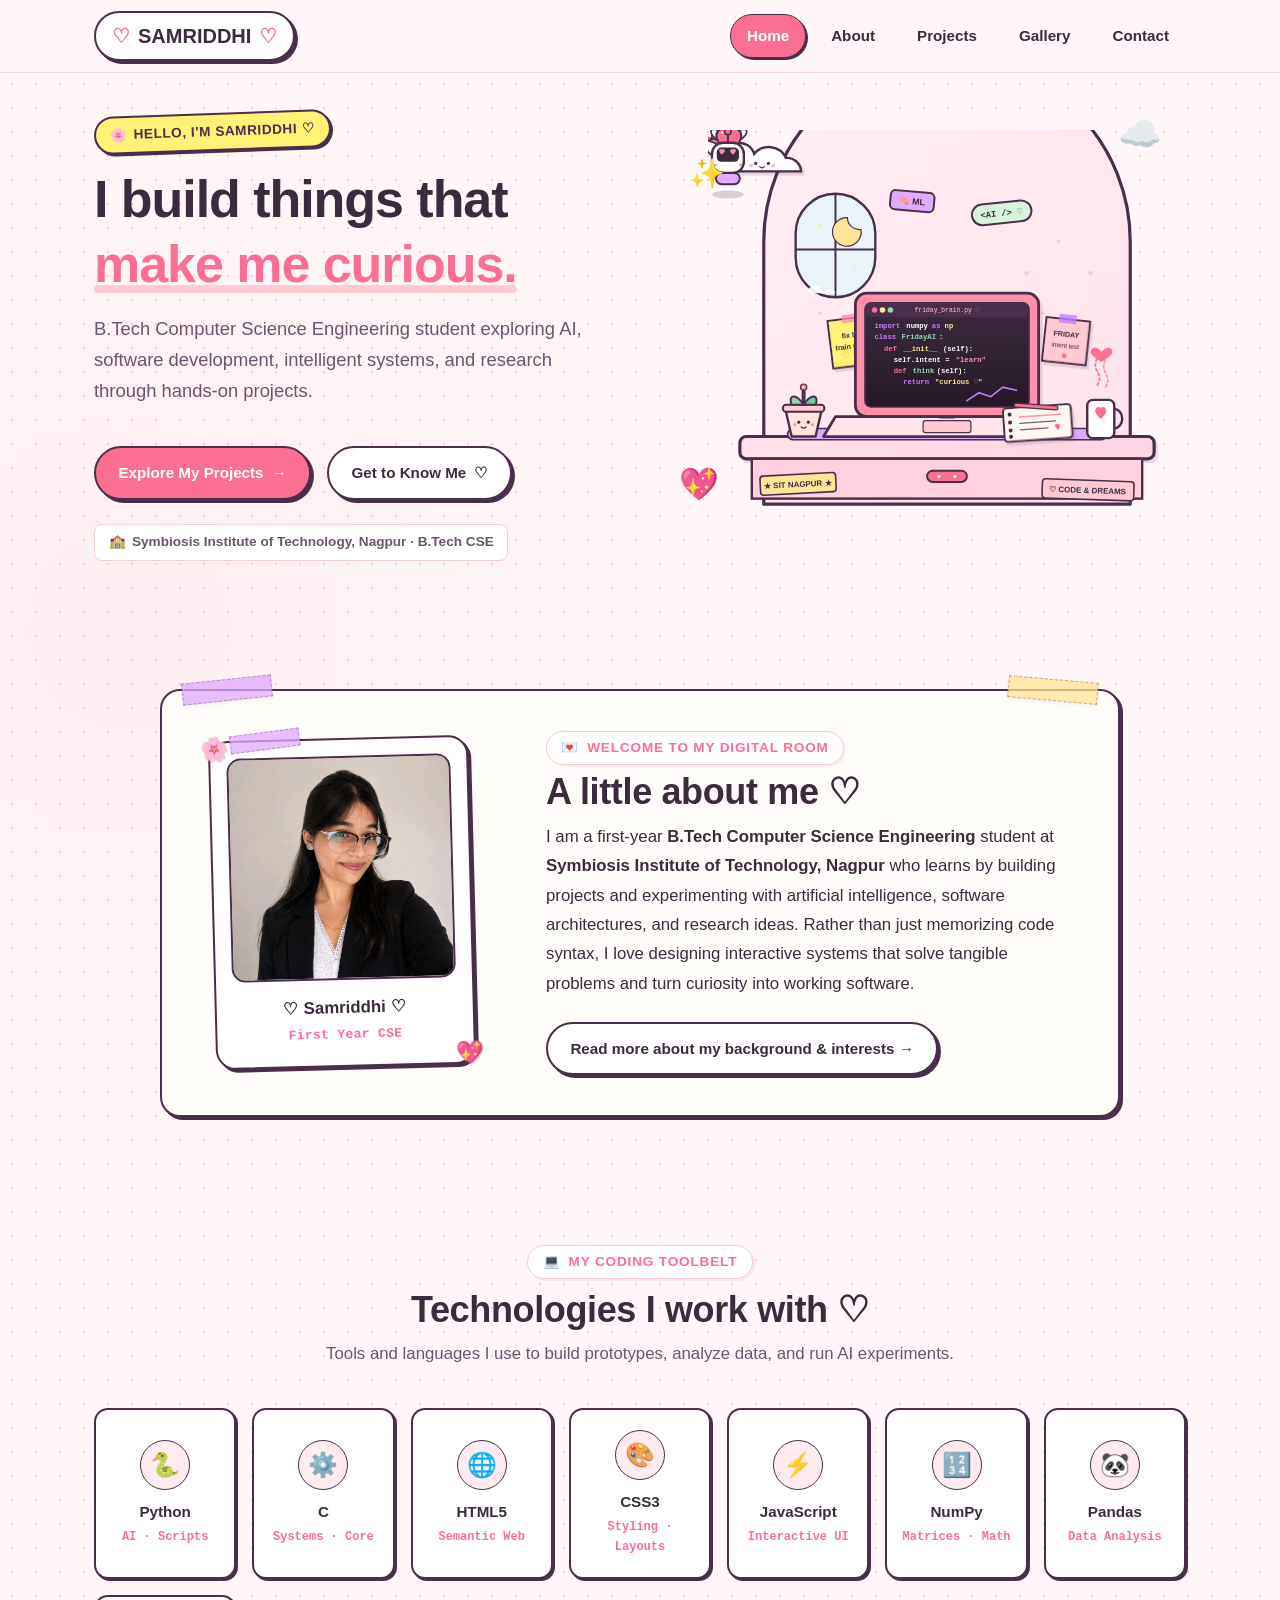
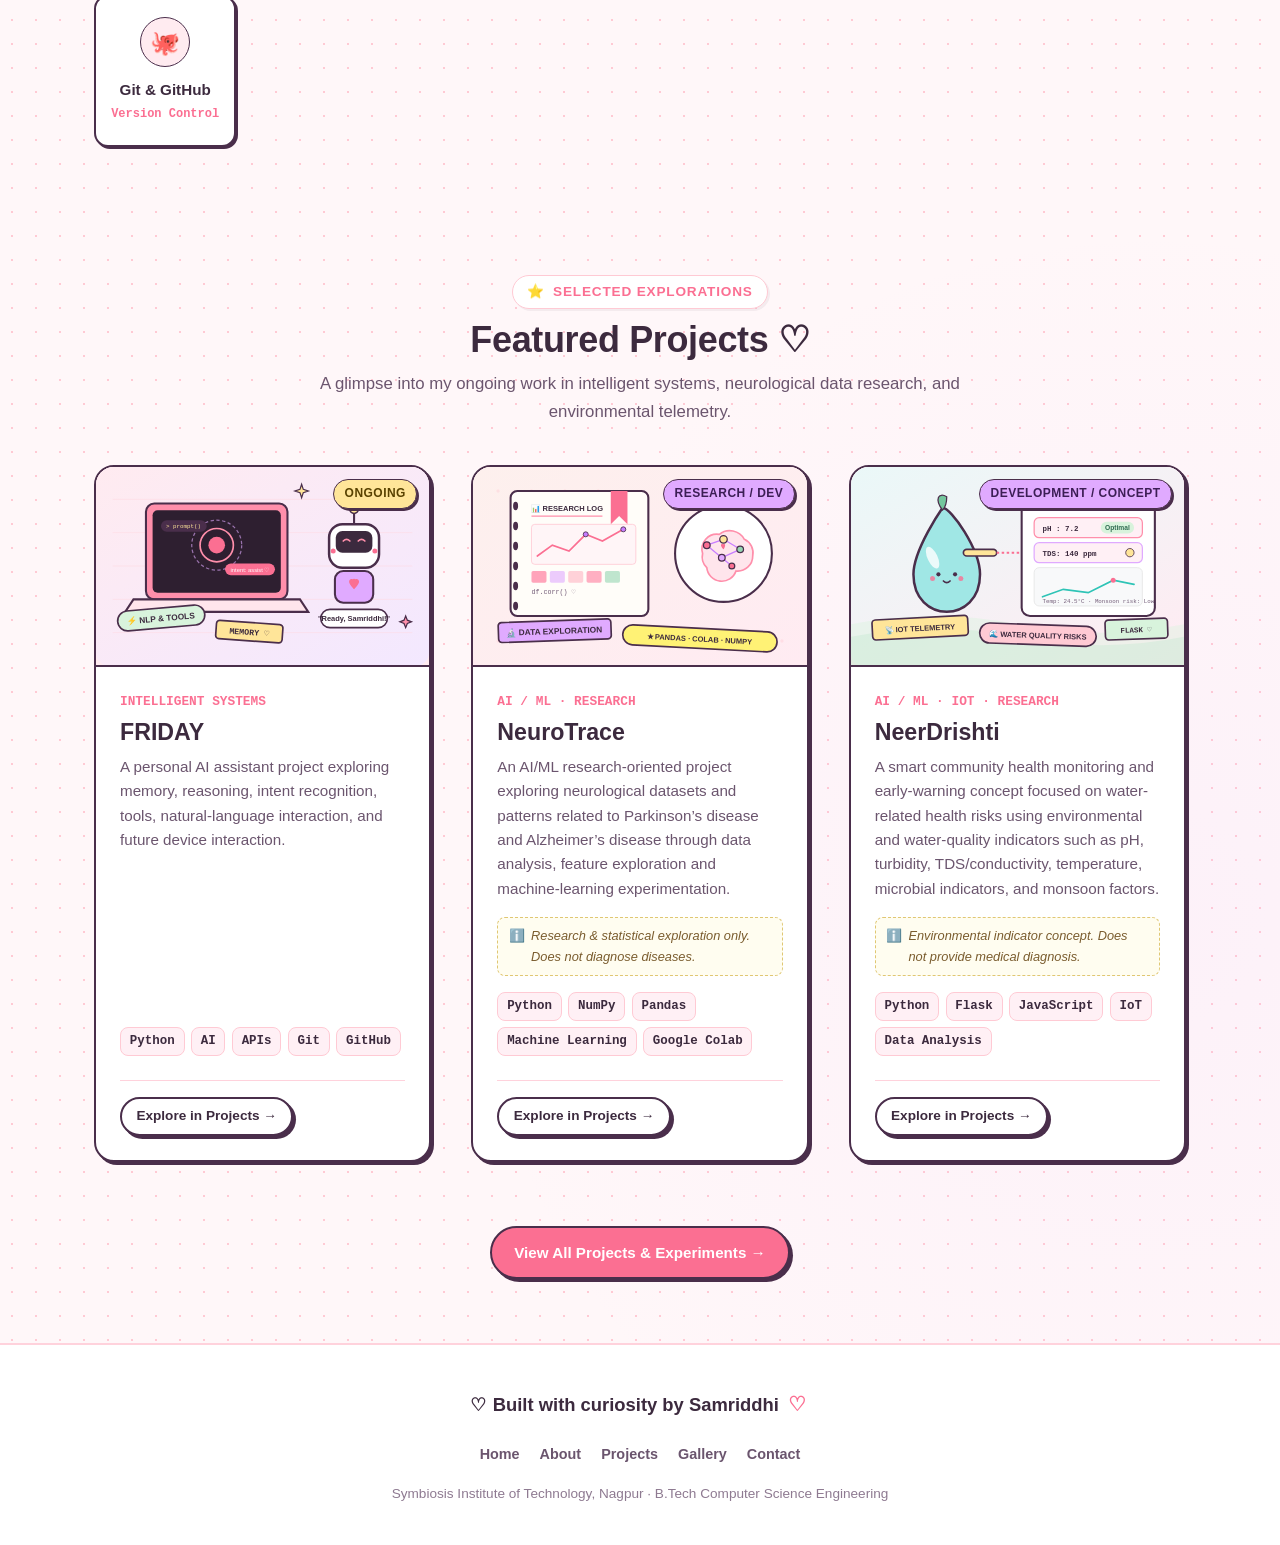
<file: index.html>
<!DOCTYPE html>
<html lang="en">
<head>
  <meta charset="UTF-8">
  <meta name="viewport" content="width=device-width, initial-scale=1.0">
  <title>Samriddhi Mishra ♡ CSE Student &amp; AI Builder</title>
  <meta name="description" content="Personal portfolio of Samriddhi Mishra — First-year B.Tech Computer Science Engineering student at Symbiosis Institute of Technology, Nagpur, exploring AI, software, and research.">
  <link rel="icon" type="image/svg+xml" href="images/favicon.svg">
  <link rel="stylesheet" href="css/style.css">
</head>
<body>

  <!-- Sticky Header & Navigation -->
  <header class="site-header" id="top">
    <div class="container navbar">
      <a href="index.html" class="nav-logo" aria-label="Samriddhi Mishra Home">
        <span class="nav-logo-heart">♡</span> SAMRIDDHI <span class="nav-logo-heart">♡</span>
      </a>

      <!-- Mobile Hamburger Toggle -->
      <button class="nav-toggle" aria-label="Toggle navigation menu" aria-expanded="false" aria-controls="primary-nav">
        <span class="hamburger-box">
          <span class="hamburger-bar"></span>
          <span class="hamburger-bar"></span>
          <span class="hamburger-bar"></span>
        </span>
      </button>

      <!-- Navigation Menu -->
      <nav id="primary-nav" aria-label="Main Navigation">
        <ul class="nav-menu">
          <li><a href="index.html" class="nav-link">Home</a></li>
          <li><a href="about.html" class="nav-link">About</a></li>
          <li><a href="projects.html" class="nav-link">Projects</a></li>
          <li><a href="gallery.html" class="nav-link">Gallery</a></li>
          <li><a href="contact.html" class="nav-link">Contact</a></li>
        </ul>
      </nav>
    </div>
  </header>

  <main>
    <!-- HERO SECTION -->
    <section class="hero" aria-label="Introduction">
      <div class="container hero-grid">
        <!-- Left Column: Bio & Calls to Action -->
        <div class="hero-content">
          <div class="hero-eyebrow">
            <span>🌸</span> HELLO, I'M SAMRIDDHI ♡
          </div>
          
          <h1 class="hero-title">
            I build things that <span class="highlight">make me curious.</span>
          </h1>

          <p class="hero-description">
            B.Tech Computer Science Engineering student exploring AI, software development, intelligent systems, and research through hands-on projects.
          </p>

          <div class="hero-actions">
            <a href="projects.html" class="btn btn-primary">
              Explore My Projects <span>→</span>
            </a>
            <a href="about.html" class="btn btn-secondary">
              Get to Know Me <span>♡</span>
            </a>
          </div>

          <div class="college-chip">
            <span>🏫</span> Symbiosis Institute of Technology, Nagpur · B.Tech CSE
          </div>
        </div>

        <!-- Right Column: Cute Technical Digital Room Workspace Illustration -->
        <div class="hero-visual">
          <div class="floating-sticker sticker-star-1" aria-hidden="true">✨</div>
          <div class="floating-sticker sticker-cloud-1" aria-hidden="true">☁️</div>
          <div class="floating-sticker sticker-heart-1" aria-hidden="true">💖</div>

          <div class="hero-art-wrapper">
            <img src="images/hero-workspace.svg" alt="Cute illustrated pink digital workspace featuring a laptop with code, a tiny AI companion robot, sticky notes, and tea mug" width="600" height="520">
          </div>
        </div>
      </div>
    </section>

    <!-- INTRO / ABOUT PREVIEW SECTION -->
    <section class="intro-preview" aria-labelledby="intro-heading">
      <div class="container">
        <div class="card" style="background: #FFFDF9; max-width: 960px; margin: 0 auto; padding: var(--space-xl);">
          <div class="washi-tape tape-left" aria-hidden="true"></div>
          <div class="washi-tape tape-right" aria-hidden="true"></div>
          
          <div class="intro-card-grid">
            <!-- Cute Polaroid Photo Frame -->
            <div class="cute-polaroid-frame tilt-left" style="max-width: 260px;">
              <div class="washi-tape tape-left" style="top: -10px; width: 70px; height: 18px;" aria-hidden="true"></div>
              <div class="polaroid-sticker-tl" aria-hidden="true">🌸</div>
              <div class="polaroid-sticker-br" aria-hidden="true">💖</div>

              <div class="polaroid-img-wrap">
                <img src="images/samriddhi.jpg" alt="Samriddhi Mishra smiling photo">
              </div>

              <div class="polaroid-caption" style="font-size: 1.05rem;">
                <span>♡</span> Samriddhi <span>♡</span>
              </div>
              <span class="polaroid-sub">First Year CSE</span>
            </div>

            <!-- Narrative Column -->
            <div class="intro-text-side">
              <div class="section-eyebrow" style="margin-bottom: var(--space-xs);">
                <span>💌</span> WELCOME TO MY DIGITAL ROOM
              </div>
              <h2 id="intro-heading" class="section-title" style="margin-bottom: var(--space-sm);">A little about me ♡</h2>
              <p style="font-size: 1.05rem; line-height: 1.75; margin-bottom: var(--space-lg); color: var(--text-main);">
                I am a first-year <strong>B.Tech Computer Science Engineering</strong> student at 
                <strong>Symbiosis Institute of Technology, Nagpur</strong> who learns by building projects and experimenting with 
                artificial intelligence, software architectures, and research ideas. Rather than just memorizing code syntax, 
                I love designing interactive systems that solve tangible problems and turn curiosity into working software.
              </p>
              <div>
                <a href="about.html" class="btn btn-secondary">
                  Read more about my background &amp; interests →
                </a>
              </div>
            </div>
          </div>
        </div>
      </div>
    </section>

    <!-- SKILLS SECTION -->
    <section class="skills-section" aria-labelledby="skills-heading">
      <div class="container">
        <div class="section-header">
          <div class="section-eyebrow">
            <span>💻</span> MY CODING TOOLBELT
          </div>
          <h2 id="skills-heading" class="section-title">Technologies I work with ♡</h2>
          <p class="section-subtitle">
            Tools and languages I use to build prototypes, analyze data, and run AI experiments.
          </p>
        </div>

        <div class="skills-grid">
          <!-- Python -->
          <div class="skill-card">
            <div class="skill-icon-bubble">🐍</div>
            <span class="skill-name">Python</span>
            <span class="skill-tag">AI · Scripts</span>
          </div>

          <!-- C -->
          <div class="skill-card">
            <div class="skill-icon-bubble">⚙️</div>
            <span class="skill-name">C</span>
            <span class="skill-tag">Systems · Core</span>
          </div>

          <!-- HTML -->
          <div class="skill-card">
            <div class="skill-icon-bubble">🌐</div>
            <span class="skill-name">HTML5</span>
            <span class="skill-tag">Semantic Web</span>
          </div>

          <!-- CSS -->
          <div class="skill-card">
            <div class="skill-icon-bubble">🎨</div>
            <span class="skill-name">CSS3</span>
            <span class="skill-tag">Styling · Layouts</span>
          </div>

          <!-- JavaScript -->
          <div class="skill-card">
            <div class="skill-icon-bubble">⚡</div>
            <span class="skill-name">JavaScript</span>
            <span class="skill-tag">Interactive UI</span>
          </div>

          <!-- NumPy -->
          <div class="skill-card">
            <div class="skill-icon-bubble">🔢</div>
            <span class="skill-name">NumPy</span>
            <span class="skill-tag">Matrices · Math</span>
          </div>

          <!-- Pandas -->
          <div class="skill-card">
            <div class="skill-icon-bubble">🐼</div>
            <span class="skill-name">Pandas</span>
            <span class="skill-tag">Data Analysis</span>
          </div>

          <!-- Git & GitHub -->
          <div class="skill-card">
            <div class="skill-icon-bubble">🐙</div>
            <span class="skill-name">Git &amp; GitHub</span>
            <span class="skill-tag">Version Control</span>
          </div>
        </div>
      </div>
    </section>

    <!-- FEATURED PROJECTS SECTION -->
    <section class="featured-projects" aria-labelledby="featured-heading">
      <div class="container">
        <div class="section-header">
          <div class="section-eyebrow">
            <span>⭐</span> SELECTED EXPLORATIONS
          </div>
          <h2 id="featured-heading" class="section-title">Featured Projects ♡</h2>
          <p class="section-subtitle">
            A glimpse into my ongoing work in intelligent systems, neurological data research, and environmental telemetry.
          </p>
        </div>

        <div class="projects-grid">
          <!-- PROJECT 1: FRIDAY -->
          <article class="project-card">
            <div class="project-thumbnail">
              <span class="project-status status-ongoing">Ongoing</span>
              <img src="images/project-friday.svg" alt="FRIDAY AI assistant project illustration with laptop and companion robot">
            </div>
            <div class="project-content">
              <span class="project-category">Intelligent Systems</span>
              <h3 class="project-title">FRIDAY</h3>
              <p class="project-description">
                A personal AI assistant project exploring memory, reasoning, intent recognition, tools, natural-language interaction, and future device interaction.
              </p>
              <div class="project-tech">
                <span class="tech-tag">Python</span>
                <span class="tech-tag">AI</span>
                <span class="tech-tag">APIs</span>
                <span class="tech-tag">Git</span>
                <span class="tech-tag">GitHub</span>
              </div>
              <div class="project-actions">
                <a href="projects.html" class="btn btn-secondary btn-sm">Explore in Projects →</a>
              </div>
            </div>
          </article>

          <!-- PROJECT 2: NEUROTRACE -->
          <article class="project-card">
            <div class="project-thumbnail">
              <span class="project-status status-research">Research / Dev</span>
              <img src="images/project-neurotrace.svg" alt="NeuroTrace neurological data research illustration with brain nodes and graphs">
            </div>
            <div class="project-content">
              <span class="project-category">AI / ML · Research</span>
              <h3 class="project-title">NeuroTrace</h3>
              <p class="project-description">
                An AI/ML research-oriented project exploring neurological datasets and patterns related to Parkinson’s disease and Alzheimer’s disease through data analysis, feature exploration and machine-learning experimentation.
              </p>
              <div class="project-disclaimer">
                <span>ℹ️</span> <em>Research &amp; statistical exploration only. Does not diagnose diseases.</em>
              </div>
              <div class="project-tech">
                <span class="tech-tag">Python</span>
                <span class="tech-tag">NumPy</span>
                <span class="tech-tag">Pandas</span>
                <span class="tech-tag">Machine Learning</span>
                <span class="tech-tag">Google Colab</span>
              </div>
              <div class="project-actions">
                <a href="projects.html" class="btn btn-secondary btn-sm">Explore in Projects →</a>
              </div>
            </div>
          </article>

          <!-- PROJECT 3: NEERDRISHTI -->
          <article class="project-card">
            <div class="project-thumbnail">
              <span class="project-status status-research">Development / Concept</span>
              <img src="images/project-neerdrishti.svg" alt="NeerDrishti smart water health telemetry and early warning concept illustration">
            </div>
            <div class="project-content">
              <span class="project-category">AI / ML · IoT · Research</span>
              <h3 class="project-title">NeerDrishti</h3>
              <p class="project-description">
                A smart community health monitoring and early-warning concept focused on water-related health risks using environmental and water-quality indicators such as pH, turbidity, TDS/conductivity, temperature, microbial indicators, and monsoon factors.
              </p>
              <div class="project-disclaimer">
                <span>ℹ️</span> <em>Environmental indicator concept. Does not provide medical diagnosis.</em>
              </div>
              <div class="project-tech">
                <span class="tech-tag">Python</span>
                <span class="tech-tag">Flask</span>
                <span class="tech-tag">JavaScript</span>
                <span class="tech-tag">IoT</span>
                <span class="tech-tag">Data Analysis</span>
              </div>
              <div class="project-actions">
                <a href="projects.html" class="btn btn-secondary btn-sm">Explore in Projects →</a>
              </div>
            </div>
          </article>
        </div>

        <div style="text-align: center; margin-top: var(--space-2xl);">
          <a href="projects.html" class="btn btn-primary">
            View All Projects &amp; Experiments →
          </a>
        </div>
      </div>
    </section>
  </main>

  <!-- Consistent Footer -->
  <footer class="site-footer">
    <div class="container footer-content">
      <div class="footer-brand">
        <span>♡</span> Built with curiosity by Samriddhi 
        <button class="easter-egg-btn" aria-label="Easter egg button" title="Click me a few times! ♡">♡</button>
      </div>

      <nav aria-label="Footer Navigation">
        <ul class="footer-links">
          <li><a href="index.html" class="footer-link">Home</a></li>
          <li><a href="about.html" class="footer-link">About</a></li>
          <li><a href="projects.html" class="footer-link">Projects</a></li>
          <li><a href="gallery.html" class="footer-link">Gallery</a></li>
          <li><a href="contact.html" class="footer-link">Contact</a></li>
        </ul>
      </nav>

      <p class="footer-note">
        Symbiosis Institute of Technology, Nagpur · B.Tech Computer Science Engineering
      </p>
    </div>
  </footer>

  <!-- Easter Egg Secret Toast -->
  <div id="easter-egg-toast" class="secret-toast" role="alert" aria-live="polite">
    <span>✨</span> You found the tiny secret ♡ — welcome to my digital room!
  </div>

  <script src="js/script.js"></script>
</body>
</html>
</file>
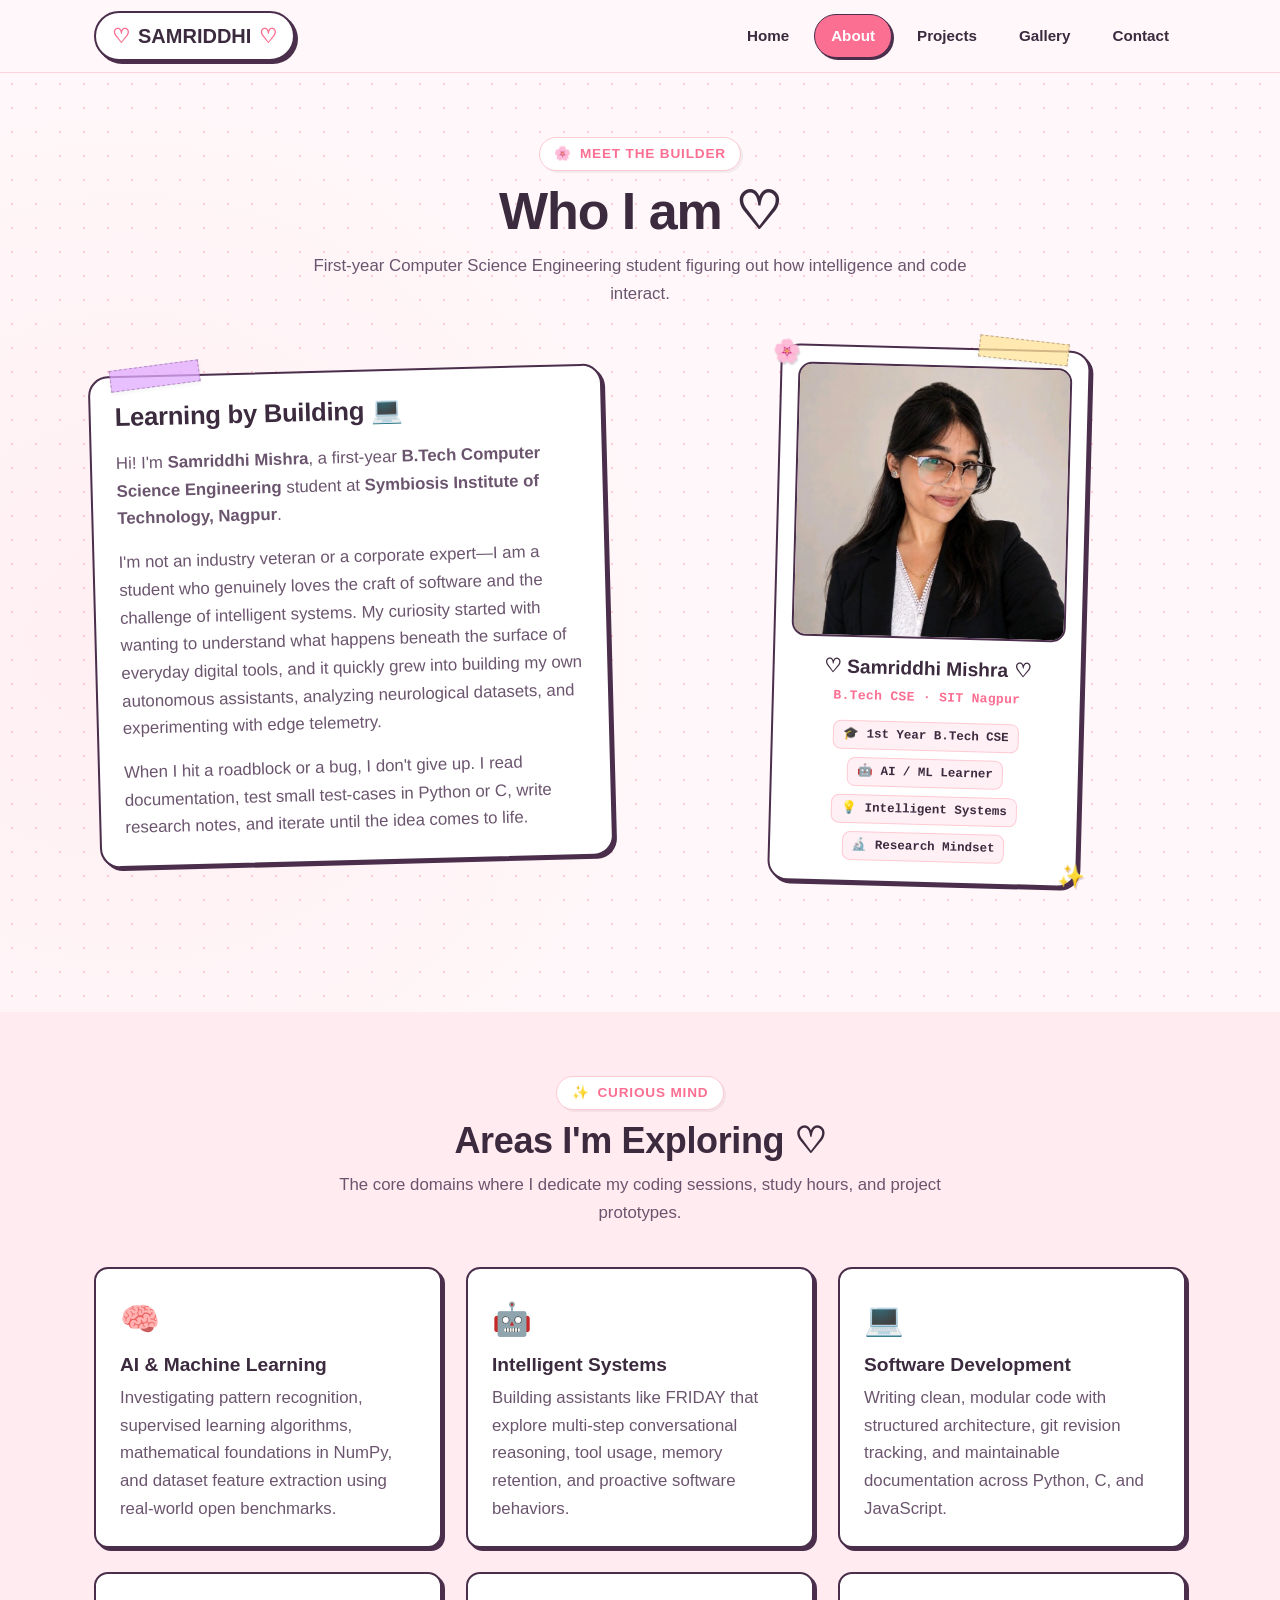
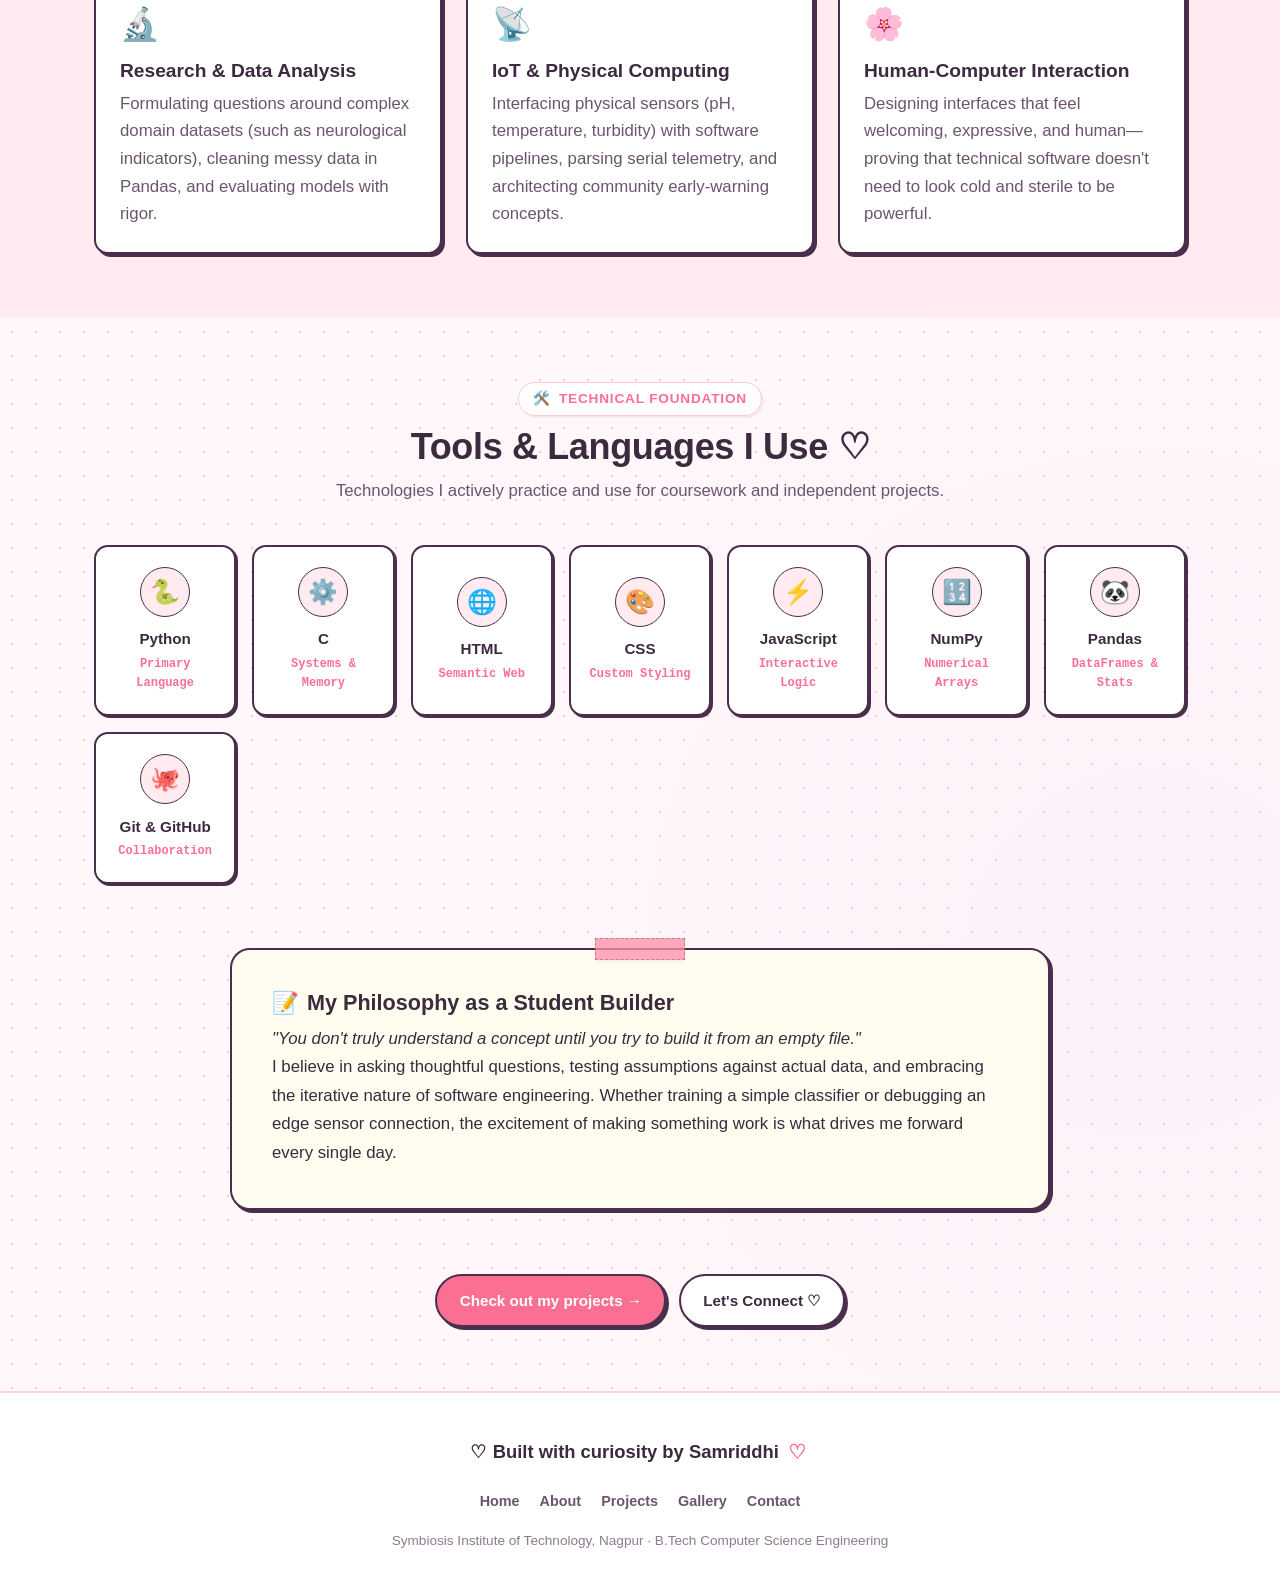
<file: about.html>
<!DOCTYPE html>
<html lang="en">
<head>
  <meta charset="UTF-8">
  <meta name="viewport" content="width=device-width, initial-scale=1.0">
  <title>About Samriddhi Mishra ♡ CSE Student &amp; AI Builder</title>
  <meta name="description" content="Learn more about Samriddhi Mishra — B.Tech Computer Science Engineering student at Symbiosis Institute of Technology, Nagpur, focusing on AI/ML, intelligent systems, and software.">
  <link rel="icon" type="image/svg+xml" href="images/favicon.svg">
  <link rel="stylesheet" href="css/style.css">
</head>
<body>

  <!-- Sticky Header & Navigation -->
  <header class="site-header" id="top">
    <div class="container navbar">
      <a href="index.html" class="nav-logo" aria-label="Samriddhi Mishra Home">
        <span class="nav-logo-heart">♡</span> SAMRIDDHI <span class="nav-logo-heart">♡</span>
      </a>

      <!-- Mobile Hamburger Toggle -->
      <button class="nav-toggle" aria-label="Toggle navigation menu" aria-expanded="false" aria-controls="primary-nav">
        <span class="hamburger-box">
          <span class="hamburger-bar"></span>
          <span class="hamburger-bar"></span>
          <span class="hamburger-bar"></span>
        </span>
      </button>

      <!-- Navigation Menu -->
      <nav id="primary-nav" aria-label="Main Navigation">
        <ul class="nav-menu">
          <li><a href="index.html" class="nav-link">Home</a></li>
          <li><a href="about.html" class="nav-link active" aria-current="page">About</a></li>
          <li><a href="projects.html" class="nav-link">Projects</a></li>
          <li><a href="gallery.html" class="nav-link">Gallery</a></li>
          <li><a href="contact.html" class="nav-link">Contact</a></li>
        </ul>
      </nav>
    </div>
  </header>

  <main>
    <!-- ABOUT HERO / INTRO -->
    <section class="about-hero" aria-labelledby="about-heading">
      <div class="container">
        <div class="section-header">
          <div class="section-eyebrow">
            <span>🌸</span> MEET THE BUILDER
          </div>
          <h1 id="about-heading" class="section-title">Who I am ♡</h1>
          <p class="section-subtitle">
            First-year Computer Science Engineering student figuring out how intelligence and code interact.
          </p>
        </div>

        <div class="about-hero-grid">
          <!-- Left: Narrative -->
          <div class="card tilt-left" style="background: #FFFFFF;">
            <div class="washi-tape tape-left" aria-hidden="true"></div>
            <h2 style="font-size: 1.6rem; margin-bottom: var(--space-md); color: var(--text-main);">
              Learning by Building 💻
            </h2>
            <p style="margin-bottom: var(--space-md);">
              Hi! I'm <strong>Samriddhi Mishra</strong>, a first-year <strong>B.Tech Computer Science Engineering</strong> student at 
              <strong>Symbiosis Institute of Technology, Nagpur</strong>.
            </p>
            <p style="margin-bottom: var(--space-md);">
              I'm not an industry veteran or a corporate expert—I am a student who genuinely loves the craft of software and the challenge of intelligent systems. My curiosity started with wanting to understand what happens beneath the surface of everyday digital tools, and it quickly grew into building my own autonomous assistants, analyzing neurological datasets, and experimenting with edge telemetry.
            </p>
            <p>
              When I hit a roadblock or a bug, I don't give up. I read documentation, test small test-cases in Python or C, write research notes, and iterate until the idea comes to life.
            </p>
          </div>

          <!-- Right: Cute Scrapbook Polaroid Frame -->
          <div class="cute-polaroid-frame tilt-right">
            <div class="washi-tape tape-right" aria-hidden="true"></div>
            <div class="polaroid-sticker-tl" aria-hidden="true">🌸</div>
            <div class="polaroid-sticker-br" aria-hidden="true">✨</div>

            <div class="polaroid-img-wrap">
              <img src="images/samriddhi.jpg" alt="Samriddhi Mishra — First-year B.Tech CSE student at Symbiosis Institute of Technology, Nagpur">
            </div>

            <div class="polaroid-caption">
              <span>♡</span> Samriddhi Mishra <span>♡</span>
            </div>
            <p class="polaroid-sub">
              B.Tech CSE · SIT Nagpur
            </p>

            <div class="about-badge-strip" style="margin-top: 0.85rem;">
              <span class="tech-tag">🎓 1st Year B.Tech CSE</span>
              <span class="tech-tag">🤖 AI / ML Learner</span>
              <span class="tech-tag">💡 Intelligent Systems</span>
              <span class="tech-tag">🔬 Research Mindset</span>
            </div>
          </div>
        </div>
      </div>
    </section>

    <!-- AREAS I AM EXPLORING -->
    <section class="interests-section" style="background-color: var(--bg-secondary);" aria-labelledby="interests-heading">
      <div class="container">
        <div class="section-header">
          <div class="section-eyebrow">
            <span>✨</span> CURIOUS MIND
          </div>
          <h2 id="interests-heading" class="section-title">Areas I'm Exploring ♡</h2>
          <p class="section-subtitle">
            The core domains where I dedicate my coding sessions, study hours, and project prototypes.
          </p>
        </div>

        <div class="interests-grid">
          <!-- 1. AI & Machine Learning -->
          <div class="interest-card">
            <div class="interest-icon">🧠</div>
            <h3 class="interest-title">AI &amp; Machine Learning</h3>
            <p>
              Investigating pattern recognition, supervised learning algorithms, mathematical foundations in NumPy, and dataset feature extraction using real-world open benchmarks.
            </p>
          </div>

          <!-- 2. Intelligent Systems -->
          <div class="interest-card">
            <div class="interest-icon">🤖</div>
            <h3 class="interest-title">Intelligent Systems</h3>
            <p>
              Building assistants like FRIDAY that explore multi-step conversational reasoning, tool usage, memory retention, and proactive software behaviors.
            </p>
          </div>

          <!-- 3. Software Development -->
          <div class="interest-card">
            <div class="interest-icon">💻</div>
            <h3 class="interest-title">Software Development</h3>
            <p>
              Writing clean, modular code with structured architecture, git revision tracking, and maintainable documentation across Python, C, and JavaScript.
            </p>
          </div>

          <!-- 4. Research & Data Analysis -->
          <div class="interest-card">
            <div class="interest-icon">🔬</div>
            <h3 class="interest-title">Research &amp; Data Analysis</h3>
            <p>
              Formulating questions around complex domain datasets (such as neurological indicators), cleaning messy data in Pandas, and evaluating models with rigor.
            </p>
          </div>

          <!-- 5. IoT & Physical Computing -->
          <div class="interest-card">
            <div class="interest-icon">📡</div>
            <h3 class="interest-title">IoT &amp; Physical Computing</h3>
            <p>
              Interfacing physical sensors (pH, temperature, turbidity) with software pipelines, parsing serial telemetry, and architecting community early-warning concepts.
            </p>
          </div>

          <!-- 6. Human-Computer Interaction -->
          <div class="interest-card">
            <div class="interest-icon">🌸</div>
            <h3 class="interest-title">Human-Computer Interaction</h3>
            <p>
              Designing interfaces that feel welcoming, expressive, and human—proving that technical software doesn't need to look cold and sterile to be powerful.
            </p>
          </div>
        </div>
      </div>
    </section>

    <!-- SKILLS SECTION -->
    <section class="skills-section" aria-labelledby="about-skills-heading">
      <div class="container">
        <div class="section-header">
          <div class="section-eyebrow">
            <span>🛠️</span> TECHNICAL FOUNDATION
          </div>
          <h2 id="about-skills-heading" class="section-title">Tools &amp; Languages I Use ♡</h2>
          <p class="section-subtitle">
            Technologies I actively practice and use for coursework and independent projects.
          </p>
        </div>

        <div class="skills-grid">
          <div class="skill-card">
            <div class="skill-icon-bubble">🐍</div>
            <span class="skill-name">Python</span>
            <span class="skill-tag">Primary Language</span>
          </div>
          <div class="skill-card">
            <div class="skill-icon-bubble">⚙️</div>
            <span class="skill-name">C</span>
            <span class="skill-tag">Systems &amp; Memory</span>
          </div>
          <div class="skill-card">
            <div class="skill-icon-bubble">🌐</div>
            <span class="skill-name">HTML</span>
            <span class="skill-tag">Semantic Web</span>
          </div>
          <div class="skill-card">
            <div class="skill-icon-bubble">🎨</div>
            <span class="skill-name">CSS</span>
            <span class="skill-tag">Custom Styling</span>
          </div>
          <div class="skill-card">
            <div class="skill-icon-bubble">⚡</div>
            <span class="skill-name">JavaScript</span>
            <span class="skill-tag">Interactive Logic</span>
          </div>
          <div class="skill-card">
            <div class="skill-icon-bubble">🔢</div>
            <span class="skill-name">NumPy</span>
            <span class="skill-tag">Numerical Arrays</span>
          </div>
          <div class="skill-card">
            <div class="skill-icon-bubble">🐼</div>
            <span class="skill-name">Pandas</span>
            <span class="skill-tag">DataFrames &amp; Stats</span>
          </div>
          <div class="skill-card">
            <div class="skill-icon-bubble">🐙</div>
            <span class="skill-name">Git &amp; GitHub</span>
            <span class="skill-tag">Collaboration</span>
          </div>
        </div>

        <!-- Scrapbook Philosophy Note -->
        <div class="scrapbook-note">
          <div class="washi-tape" style="top: -12px;" aria-hidden="true"></div>
          <h3 style="display: flex; align-items: center; gap: 0.5rem; margin-bottom: var(--space-sm);">
            <span>📝</span> My Philosophy as a Student Builder
          </h3>
          <p style="font-size: 1.05rem; line-height: 1.7; color: var(--text-main);">
            <em>"You don't truly understand a concept until you try to build it from an empty file."</em><br>
            I believe in asking thoughtful questions, testing assumptions against actual data, and embracing the iterative nature of software engineering. Whether training a simple classifier or debugging an edge sensor connection, the excitement of making something work is what drives me forward every single day.
          </p>
        </div>

        <div style="text-align: center; margin-top: var(--space-2xl);">
          <a href="projects.html" class="btn btn-primary">Check out my projects →</a>
          <a href="contact.html" class="btn btn-secondary" style="margin-left: var(--space-sm);">Let's Connect ♡</a>
        </div>
      </div>
    </section>
  </main>

  <!-- Consistent Footer -->
  <footer class="site-footer">
    <div class="container footer-content">
      <div class="footer-brand">
        <span>♡</span> Built with curiosity by Samriddhi 
        <button class="easter-egg-btn" aria-label="Easter egg button" title="Click me a few times! ♡">♡</button>
      </div>

      <nav aria-label="Footer Navigation">
        <ul class="footer-links">
          <li><a href="index.html" class="footer-link">Home</a></li>
          <li><a href="about.html" class="footer-link">About</a></li>
          <li><a href="projects.html" class="footer-link">Projects</a></li>
          <li><a href="gallery.html" class="footer-link">Gallery</a></li>
          <li><a href="contact.html" class="footer-link">Contact</a></li>
        </ul>
      </nav>

      <p class="footer-note">
        Symbiosis Institute of Technology, Nagpur · B.Tech Computer Science Engineering
      </p>
    </div>
  </footer>

  <!-- Easter Egg Secret Toast -->
  <div id="easter-egg-toast" class="secret-toast" role="alert" aria-live="polite">
    <span>✨</span> You found the tiny secret ♡ — welcome to my digital room!
  </div>

  <script src="js/script.js"></script>
</body>
</html>
</file>
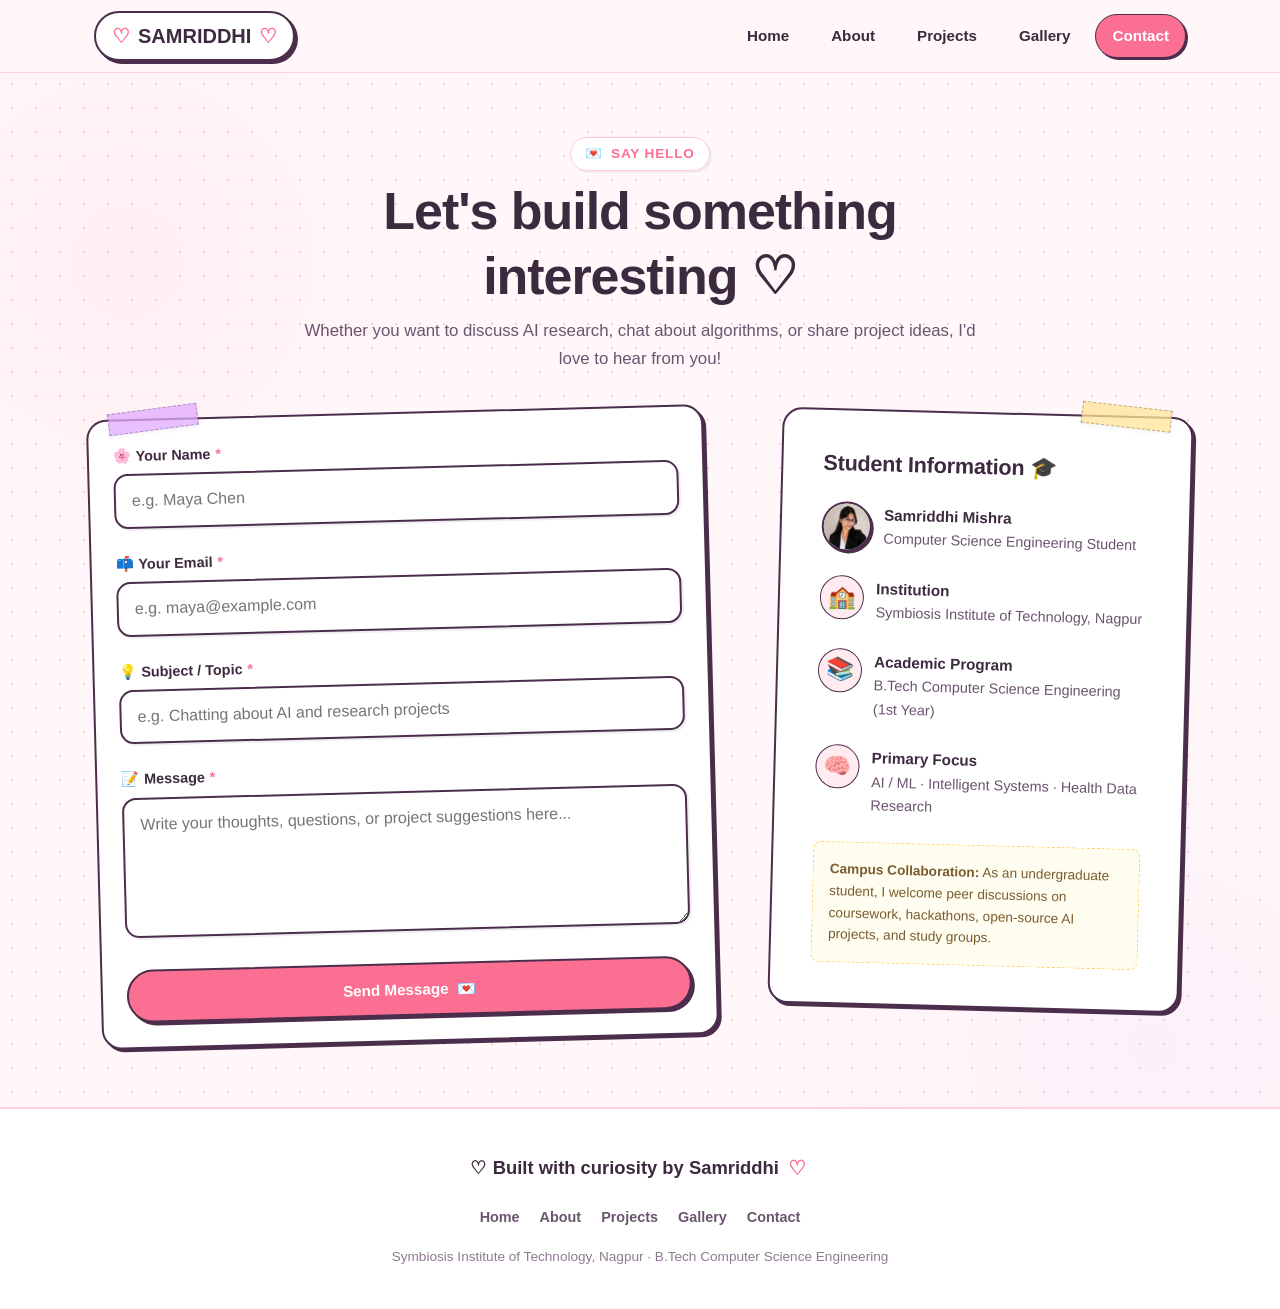
<file: contact.html>
<!DOCTYPE html>
<html lang="en">
<head>
  <meta charset="UTF-8">
  <meta name="viewport" content="width=device-width, initial-scale=1.0">
  <title>Contact ♡ Samriddhi Mishra</title>
  <meta name="description" content="Get in touch with Samriddhi Mishra — Discuss AI projects, research ideas, and software development collaboration.">
  <link rel="icon" type="image/svg+xml" href="images/favicon.svg">
  <link rel="stylesheet" href="css/style.css">
</head>
<body>

  <!-- Sticky Header & Navigation -->
  <header class="site-header" id="top">
    <div class="container navbar">
      <a href="index.html" class="nav-logo" aria-label="Samriddhi Mishra Home">
        <span class="nav-logo-heart">♡</span> SAMRIDDHI <span class="nav-logo-heart">♡</span>
      </a>

      <!-- Mobile Hamburger Toggle -->
      <button class="nav-toggle" aria-label="Toggle navigation menu" aria-expanded="false" aria-controls="primary-nav">
        <span class="hamburger-box">
          <span class="hamburger-bar"></span>
          <span class="hamburger-bar"></span>
          <span class="hamburger-bar"></span>
        </span>
      </button>

      <!-- Navigation Menu -->
      <nav id="primary-nav" aria-label="Main Navigation">
        <ul class="nav-menu">
          <li><a href="index.html" class="nav-link">Home</a></li>
          <li><a href="about.html" class="nav-link">About</a></li>
          <li><a href="projects.html" class="nav-link">Projects</a></li>
          <li><a href="gallery.html" class="nav-link">Gallery</a></li>
          <li><a href="contact.html" class="nav-link active" aria-current="page">Contact</a></li>
        </ul>
      </nav>
    </div>
  </header>

  <main>
    <section class="contact-page-section" aria-labelledby="contact-heading">
      <div class="container">
        <!-- Page Header -->
        <div class="section-header">
          <div class="section-eyebrow">
            <span>💌</span> SAY HELLO
          </div>
          <h1 id="contact-heading" class="section-title">Let's build something interesting ♡</h1>
          <p class="section-subtitle">
            Whether you want to discuss AI research, chat about algorithms, or share project ideas, I'd love to hear from you!
          </p>
        </div>

        <div class="contact-grid">
          <!-- Left: Contact Form -->
          <div class="card tilt-left" style="background: #FFFFFF;">
            <div class="washi-tape tape-left" aria-hidden="true"></div>

            <!-- Frontend-Only Success Banner -->
            <div id="form-success" class="form-success-banner" role="status" aria-live="polite">
              <div style="font-size: 2.5rem; margin-bottom: 0.5rem;">💌✨</div>
              <h2 style="font-size: 1.5rem; color: #1E4620; margin-bottom: 0.5rem;">
                Your message is ready to fly! 💌
              </h2>
              <p style="color: #2D6A4F; font-size: 0.95rem; margin-bottom: var(--space-md);">
                Thank you for reaching out! Since this is a client-side college portfolio project running offline without a backend server, no email was transmitted across the web.
              </p>
              <p style="color: #1E4620; font-size: 0.9rem; font-weight: 700;">
                Feel free to connect directly through campus or academic channels at Symbiosis Institute of Technology, Nagpur!
              </p>
              <button type="button" class="btn btn-secondary btn-sm" style="margin-top: var(--space-md);" onclick="location.reload()">
                Send another note ↺
              </button>
            </div>

            <!-- Form -->
            <form id="contact-form" novalidate aria-label="Contact Samriddhi Mishra">
              <!-- Name -->
              <div class="form-group">
                <label for="name" class="form-label">
                  <span>🌸</span> Your Name <span style="color: var(--accent-rose);">*</span>
                </label>
                <input type="text" id="name" name="name" class="form-input" placeholder="e.g. Maya Chen" required autocomplete="name">
                <div id="name-error" class="form-error" role="alert"></div>
              </div>

              <!-- Email -->
              <div class="form-group">
                <label for="email" class="form-label">
                  <span>📫</span> Your Email <span style="color: var(--accent-rose);">*</span>
                </label>
                <input type="email" id="email" name="email" class="form-input" placeholder="e.g. maya@example.com" required autocomplete="email">
                <div id="email-error" class="form-error" role="alert"></div>
              </div>

              <!-- Subject -->
              <div class="form-group">
                <label for="subject" class="form-label">
                  <span>💡</span> Subject / Topic <span style="color: var(--accent-rose);">*</span>
                </label>
                <input type="text" id="subject" name="subject" class="form-input" placeholder="e.g. Chatting about AI and research projects" required>
                <div id="subject-error" class="form-error" role="alert"></div>
              </div>

              <!-- Message -->
              <div class="form-group">
                <label for="message" class="form-label">
                  <span>📝</span> Message <span style="color: var(--accent-rose);">*</span>
                </label>
                <textarea id="message" name="message" class="form-textarea" placeholder="Write your thoughts, questions, or project suggestions here..." required></textarea>
                <div id="message-error" class="form-error" role="alert"></div>
              </div>

              <!-- Submit Button -->
              <div style="margin-top: var(--space-lg);">
                <button type="submit" class="btn btn-primary" style="width: 100%;">
                  Send Message <span>💌</span>
                </button>
              </div>
            </form>
          </div>

          <!-- Right: Student Details Card -->
          <div class="contact-card-info tilt-right">
            <div class="washi-tape tape-right" aria-hidden="true"></div>
            
            <h2 style="font-size: 1.35rem; margin-bottom: var(--space-lg); color: var(--text-main);">
              Student Information 🎓
            </h2>

            <!-- Student Name & Role -->
            <div class="info-item">
              <div class="info-avatar">
                <img src="images/samriddhi.jpg" alt="Samriddhi Mishra">
              </div>
              <div>
                <div class="info-title">Samriddhi Mishra</div>
                <div class="info-text">Computer Science Engineering Student</div>
              </div>
            </div>

            <!-- Academic Affiliation -->
            <div class="info-item">
              <div class="info-icon">🏫</div>
              <div>
                <div class="info-title">Institution</div>
                <div class="info-text">Symbiosis Institute of Technology, Nagpur</div>
              </div>
            </div>

            <!-- Program -->
            <div class="info-item">
              <div class="info-icon">📚</div>
              <div>
                <div class="info-title">Academic Program</div>
                <div class="info-text">B.Tech Computer Science Engineering (1st Year)</div>
              </div>
            </div>

            <!-- Focus Areas -->
            <div class="info-item">
              <div class="info-icon">🧠</div>
              <div>
                <div class="info-title">Primary Focus</div>
                <div class="info-text">AI / ML · Intelligent Systems · Health Data Research</div>
              </div>
            </div>

            <!-- Note -->
            <div style="background: #FFFDF0; border: 1.5px dashed #FFD166; padding: var(--space-md); border-radius: var(--radius-sm); margin-top: var(--space-lg);">
              <p style="font-size: 0.85rem; color: #7A5C2E; line-height: 1.6; margin: 0;">
                <strong>Campus Collaboration:</strong> As an undergraduate student, I welcome peer discussions on coursework, hackathons, open-source AI projects, and study groups.
              </p>
            </div>
          </div>
        </div>
      </div>
    </section>
  </main>

  <!-- Consistent Footer -->
  <footer class="site-footer">
    <div class="container footer-content">
      <div class="footer-brand">
        <span>♡</span> Built with curiosity by Samriddhi 
        <button class="easter-egg-btn" aria-label="Easter egg button" title="Click me a few times! ♡">♡</button>
      </div>

      <nav aria-label="Footer Navigation">
        <ul class="footer-links">
          <li><a href="index.html" class="footer-link">Home</a></li>
          <li><a href="about.html" class="footer-link">About</a></li>
          <li><a href="projects.html" class="footer-link">Projects</a></li>
          <li><a href="gallery.html" class="footer-link">Gallery</a></li>
          <li><a href="contact.html" class="footer-link">Contact</a></li>
        </ul>
      </nav>

      <p class="footer-note">
        Symbiosis Institute of Technology, Nagpur · B.Tech Computer Science Engineering
      </p>
    </div>
  </footer>

  <!-- Easter Egg Secret Toast -->
  <div id="easter-egg-toast" class="secret-toast" role="alert" aria-live="polite">
    <span>✨</span> You found the tiny secret ♡ — welcome to my digital room!
  </div>

  <script src="js/script.js"></script>
</body>
</html>
</file>
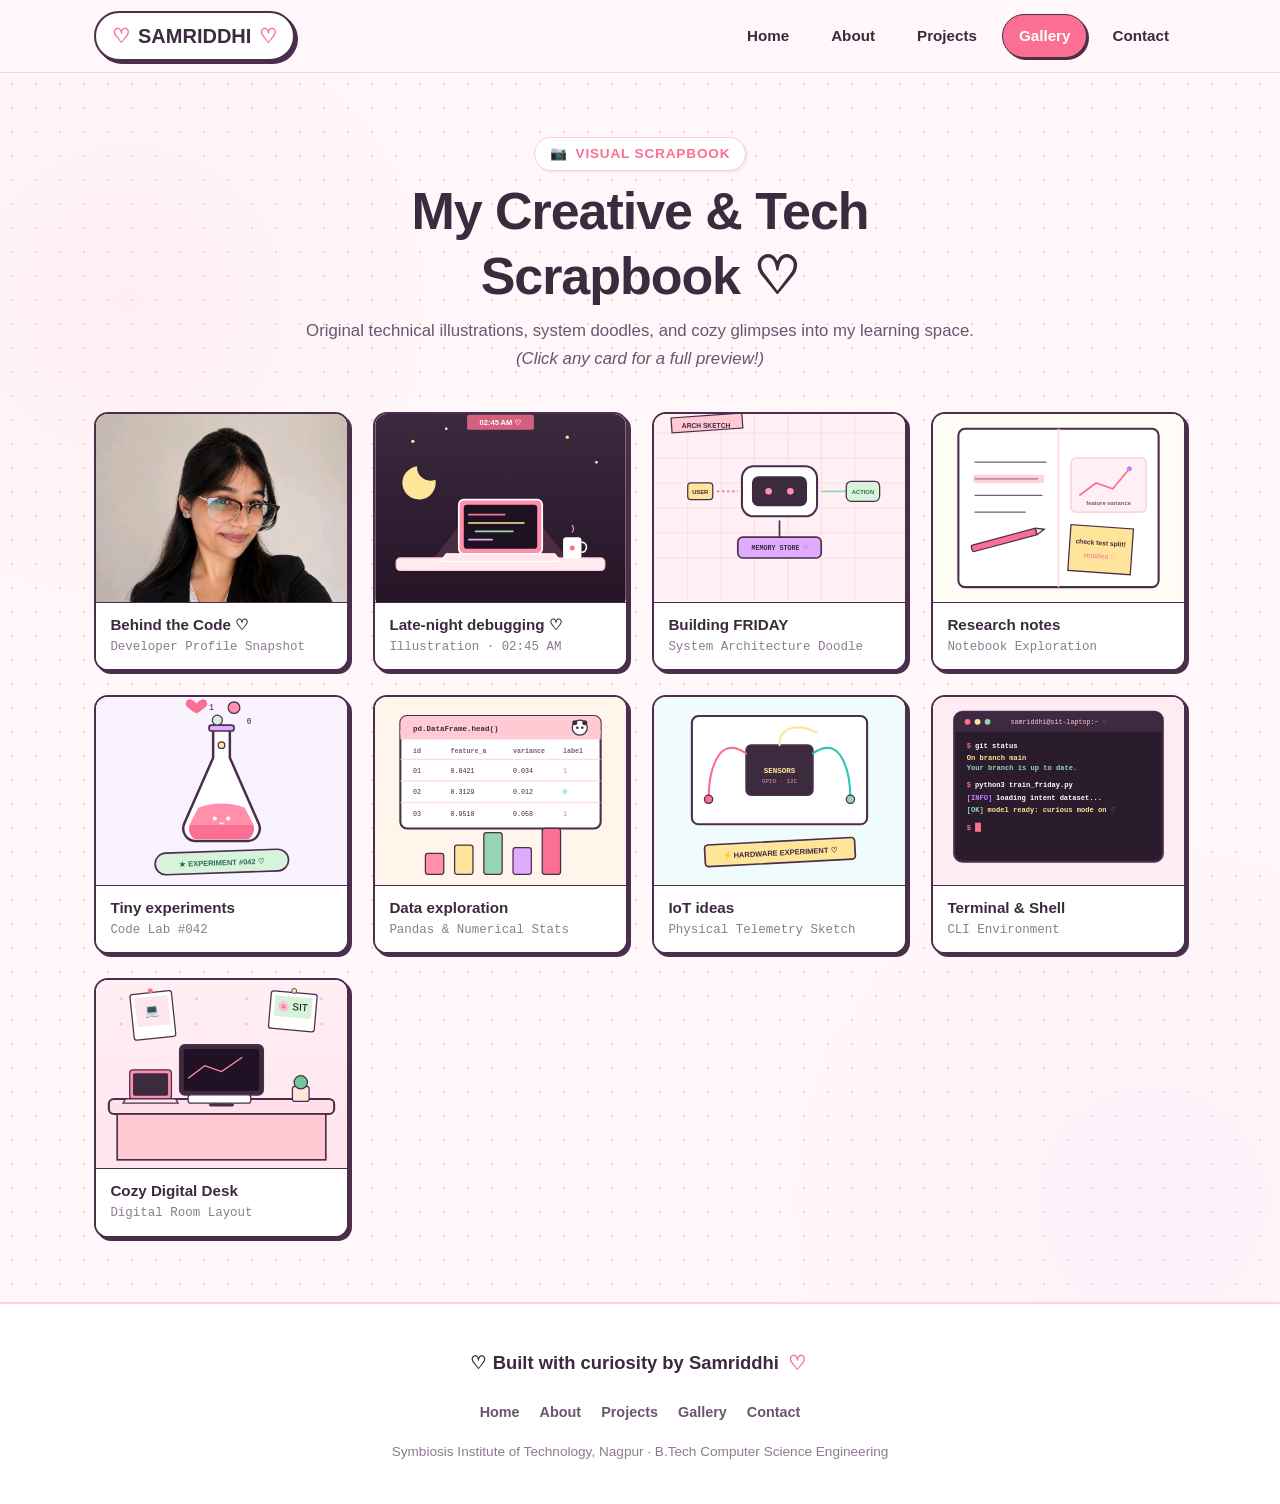
<file: gallery.html>
<!DOCTYPE html>
<html lang="en">
<head>
  <meta charset="UTF-8">
  <meta name="viewport" content="width=device-width, initial-scale=1.0">
  <title>Gallery ♡ Samriddhi Mishra</title>
  <meta name="description" content="Visual scrapbook and technical illustrations from Samriddhi Mishra's coding journey, projects, and study lab.">
  <link rel="icon" type="image/svg+xml" href="images/favicon.svg">
  <link rel="stylesheet" href="css/style.css">
</head>
<body>

  <!-- Sticky Header & Navigation -->
  <header class="site-header" id="top">
    <div class="container navbar">
      <a href="index.html" class="nav-logo" aria-label="Samriddhi Mishra Home">
        <span class="nav-logo-heart">♡</span> SAMRIDDHI <span class="nav-logo-heart">♡</span>
      </a>

      <!-- Mobile Hamburger Toggle -->
      <button class="nav-toggle" aria-label="Toggle navigation menu" aria-expanded="false" aria-controls="primary-nav">
        <span class="hamburger-box">
          <span class="hamburger-bar"></span>
          <span class="hamburger-bar"></span>
          <span class="hamburger-bar"></span>
        </span>
      </button>

      <!-- Navigation Menu -->
      <nav id="primary-nav" aria-label="Main Navigation">
        <ul class="nav-menu">
          <li><a href="index.html" class="nav-link">Home</a></li>
          <li><a href="about.html" class="nav-link">About</a></li>
          <li><a href="projects.html" class="nav-link">Projects</a></li>
          <li><a href="gallery.html" class="nav-link active" aria-current="page">Gallery</a></li>
          <li><a href="contact.html" class="nav-link">Contact</a></li>
        </ul>
      </nav>
    </div>
  </header>

  <main>
    <section class="gallery-page-section" aria-labelledby="gallery-page-heading">
      <div class="container">
        <!-- Page Header -->
        <div class="section-header">
          <div class="section-eyebrow">
            <span>📷</span> VISUAL SCRAPBOOK
          </div>
          <h1 id="gallery-page-heading" class="section-title">My Creative &amp; Tech Scrapbook ♡</h1>
          <p class="section-subtitle">
            Original technical illustrations, system doodles, and cozy glimpses into my learning space.
            <em>(Click any card for a full preview!)</em>
          </p>
        </div>

        <!-- Scrapbook Grid -->
        <div class="gallery-grid" role="region" aria-label="Project and workspace illustrations gallery">
          
          <!-- Item 0: Behind the Code -->
          <div class="gallery-item" tabindex="0" role="button" aria-haspopup="dialog"
               data-img="images/samriddhi.jpg"
               data-title="Behind the Code ♡"
               data-desc="Samriddhi Mishra — First-year B.Tech CSE student exploring AI, machine learning, and software architectures at Symbiosis Institute of Technology, Nagpur."
               data-tech="Student Developer · AI Learner · SIT Nagpur">
            <div class="gallery-thumbnail">
              <img src="images/samriddhi.jpg" alt="Samriddhi Mishra smiling photo in developer scrapbook" style="object-position: top center;">
            </div>
            <div class="gallery-info">
              <h3 class="gallery-caption">Behind the Code ♡</h3>
              <p class="gallery-subtext">Developer Profile Snapshot</p>
            </div>
          </div>

          <!-- Item 1: Late-night debugging -->
          <div class="gallery-item" tabindex="0" role="button" aria-haspopup="dialog"
               data-img="images/gallery-debugging.svg"
               data-title="Late-night debugging ♡"
               data-desc="Midnight coding sessions where the tea is warm, the terminal is quiet, and tracking down one elusive variable scope bug feels like the best victory in the world."
               data-tech="Python · GDB · Linux Shell · Herbal Tea">
            <div class="gallery-thumbnail">
              <img src="images/gallery-debugging.svg" alt="Illustrated late night coding scene with glowing laptop under stars">
            </div>
            <div class="gallery-info">
              <h3 class="gallery-caption">Late-night debugging ♡</h3>
              <p class="gallery-subtext">Illustration · 02:45 AM</p>
            </div>
          </div>

          <!-- Item 2: Building FRIDAY -->
          <div class="gallery-item" tabindex="0" role="button" aria-haspopup="dialog"
               data-img="images/gallery-friday.svg"
               data-title="Building FRIDAY"
               data-desc="Conceptual architecture sketch for my personal assistant agent FRIDAY: breaking down how natural language input flows into intent classifiers, memory lookup, and structured actions."
               data-tech="NLP · Intent Parsing · Memory Cache">
            <div class="gallery-thumbnail">
              <img src="images/gallery-friday.svg" alt="Illustrated architecture doodle of FRIDAY AI assistant">
            </div>
            <div class="gallery-info">
              <h3 class="gallery-caption">Building FRIDAY</h3>
              <p class="gallery-subtext">System Architecture Doodle</p>
            </div>
          </div>

          <!-- Item 3: Research notes -->
          <div class="gallery-item" tabindex="0" role="button" aria-haspopup="dialog"
               data-img="images/gallery-notes.svg"
               data-title="Research notes"
               data-desc="Handwritten notes, highlighted variance equations, and sticky notes analyzing benchmark dataset distributions for Parkinson's and Alzheimer's disease research."
               data-tech="Statistical Analysis · Feature Sets · Colab">
            <div class="gallery-thumbnail">
              <img src="images/gallery-notes.svg" alt="Illustrated research notebook with charts and sticky notes">
            </div>
            <div class="gallery-info">
              <h3 class="gallery-caption">Research notes</h3>
              <p class="gallery-subtext">Notebook Exploration</p>
            </div>
          </div>

          <!-- Item 4: Tiny experiments -->
          <div class="gallery-item" tabindex="0" role="button" aria-haspopup="dialog"
               data-img="images/gallery-experiments.svg"
               data-title="Tiny experiments"
               data-desc="Symbolic beaker bubbling with binary logic, Python syntax, and curious ideas. Treating programming like a laboratory where each script is a fun new experiment."
               data-tech="Python Scripts · Unit Tests · Logic">
            <div class="gallery-thumbnail">
              <img src="images/gallery-experiments.svg" alt="Illustrated science flask bubbling with digital binary sparkles">
            </div>
            <div class="gallery-info">
              <h3 class="gallery-caption">Tiny experiments</h3>
              <p class="gallery-subtext">Code Lab #042</p>
            </div>
          </div>

          <!-- Item 5: Data exploration -->
          <div class="gallery-item" tabindex="0" role="button" aria-haspopup="dialog"
               data-img="images/gallery-data.svg"
               data-title="Data exploration"
               data-desc="Visualizing tabular features, missing values, and correlation matrices in Pandas. Clean data preprocessing is where all solid machine learning starts."
               data-tech="Pandas · NumPy · Data Cleaning">
            <div class="gallery-thumbnail">
              <img src="images/gallery-data.svg" alt="Illustrated Pandas dataframe and colorful bar chart">
            </div>
            <div class="gallery-info">
              <h3 class="gallery-caption">Data exploration</h3>
              <p class="gallery-subtext">Pandas &amp; Numerical Stats</p>
            </div>
          </div>

          <!-- Item 6: IoT ideas -->
          <div class="gallery-item" tabindex="0" role="button" aria-haspopup="dialog"
               data-img="images/gallery-iot.svg"
               data-title="IoT ideas"
               data-desc="Breadboard wire layouts and microcontroller pin connections designed for telemetry logging in water quality and community early-warning concepts."
               data-tech="Sensors · GPIO · Serial UART · C">
            <div class="gallery-thumbnail">
              <img src="images/gallery-iot.svg" alt="Illustrated breadboard circuit with microcontroller and wires">
            </div>
            <div class="gallery-info">
              <h3 class="gallery-caption">IoT ideas</h3>
              <p class="gallery-subtext">Physical Telemetry Sketch</p>
            </div>
          </div>

          <!-- Item 7: Terminal & Shell -->
          <div class="gallery-item" tabindex="0" role="button" aria-haspopup="dialog"
               data-img="images/gallery-terminal.svg"
               data-title="Terminal &amp; Shell"
               data-desc="A cozy customized terminal interface running git commits and testing AI models with cute prompt greetings."
               data-tech="Bash · Git CLI · Python CLI">
            <div class="gallery-thumbnail">
              <img src="images/gallery-terminal.svg" alt="Cute dark pink terminal window with shell commands">
            </div>
            <div class="gallery-info">
              <h3 class="gallery-caption">Terminal &amp; Shell</h3>
              <p class="gallery-subtext">CLI Environment</p>
            </div>
          </div>

          <!-- Item 8: Digital Workspace -->
          <div class="gallery-item" tabindex="0" role="button" aria-haspopup="dialog"
               data-img="images/gallery-desk.svg"
               data-title="Cozy Digital Desk"
               data-desc="My dream digital setup: dual screens with code and research papers, a clicky mechanical keyboard, succulent plants, and pink pinboard notes."
               data-tech="Ergonomic Setup · Dual Display · Workspace">
            <div class="gallery-thumbnail">
              <img src="images/gallery-desk.svg" alt="Illustrated cozy digital desk room setup">
            </div>
            <div class="gallery-info">
              <h3 class="gallery-caption">Cozy Digital Desk</h3>
              <p class="gallery-subtext">Digital Room Layout</p>
            </div>
          </div>

        </div>
      </div>
    </section>
  </main>

  <!-- Gallery Lightbox Modal -->
  <div id="gallery-modal" class="modal-backdrop" aria-hidden="true" role="dialog" aria-modal="true" aria-labelledby="modal-title">
    <div class="modal-card">
      <button type="button" class="modal-close-btn" aria-label="Close modal preview">×</button>
      <div class="modal-body">
        <div class="modal-image-wrap">
          <img id="modal-img" src="images/gallery-debugging.svg" alt="Modal preview illustration">
        </div>
        <h2 id="modal-title" class="modal-title">Preview Title</h2>
        <p id="modal-desc" class="modal-desc">Detailed caption description will appear here.</p>
        <div style="display: flex; align-items: center; justify-content: space-between; flex-wrap: wrap; gap: 0.5rem; border-top: var(--border-thin) solid var(--border-subtle); padding-top: var(--space-md);">
          <span style="font-size: 0.82rem; font-weight: 800; color: var(--accent-rose);">Technologies / Focus:</span>
          <span id="modal-tech" class="tech-tag" style="background: var(--bg-card-alt);">Tech list</span>
        </div>
      </div>
    </div>
  </div>

  <!-- Consistent Footer -->
  <footer class="site-footer">
    <div class="container footer-content">
      <div class="footer-brand">
        <span>♡</span> Built with curiosity by Samriddhi 
        <button class="easter-egg-btn" aria-label="Easter egg button" title="Click me a few times! ♡">♡</button>
      </div>

      <nav aria-label="Footer Navigation">
        <ul class="footer-links">
          <li><a href="index.html" class="footer-link">Home</a></li>
          <li><a href="about.html" class="footer-link">About</a></li>
          <li><a href="projects.html" class="footer-link">Projects</a></li>
          <li><a href="gallery.html" class="footer-link">Gallery</a></li>
          <li><a href="contact.html" class="footer-link">Contact</a></li>
        </ul>
      </nav>

      <p class="footer-note">
        Symbiosis Institute of Technology, Nagpur · B.Tech Computer Science Engineering
      </p>
    </div>
  </footer>

  <!-- Easter Egg Secret Toast -->
  <div id="easter-egg-toast" class="secret-toast" role="alert" aria-live="polite">
    <span>✨</span> You found the tiny secret ♡ — welcome to my digital room!
  </div>

  <script src="js/script.js"></script>
</body>
</html>
</file>
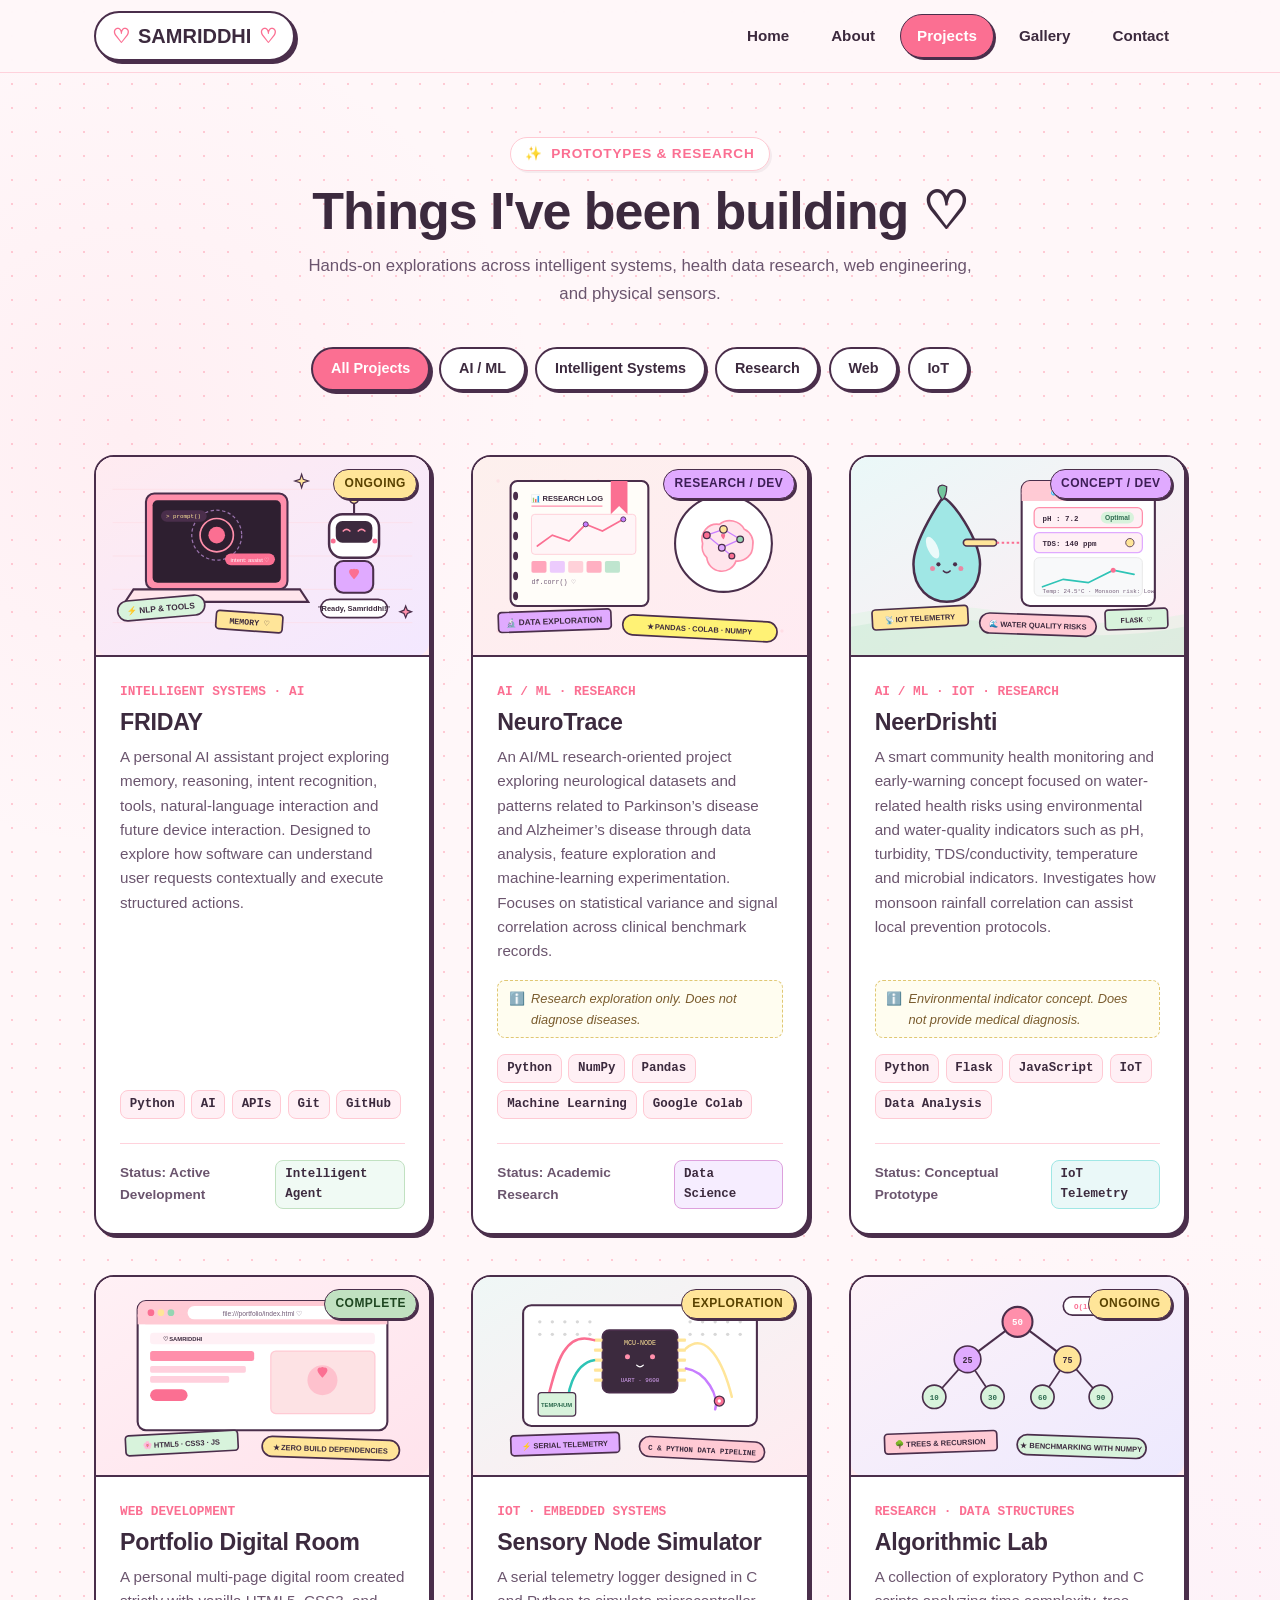
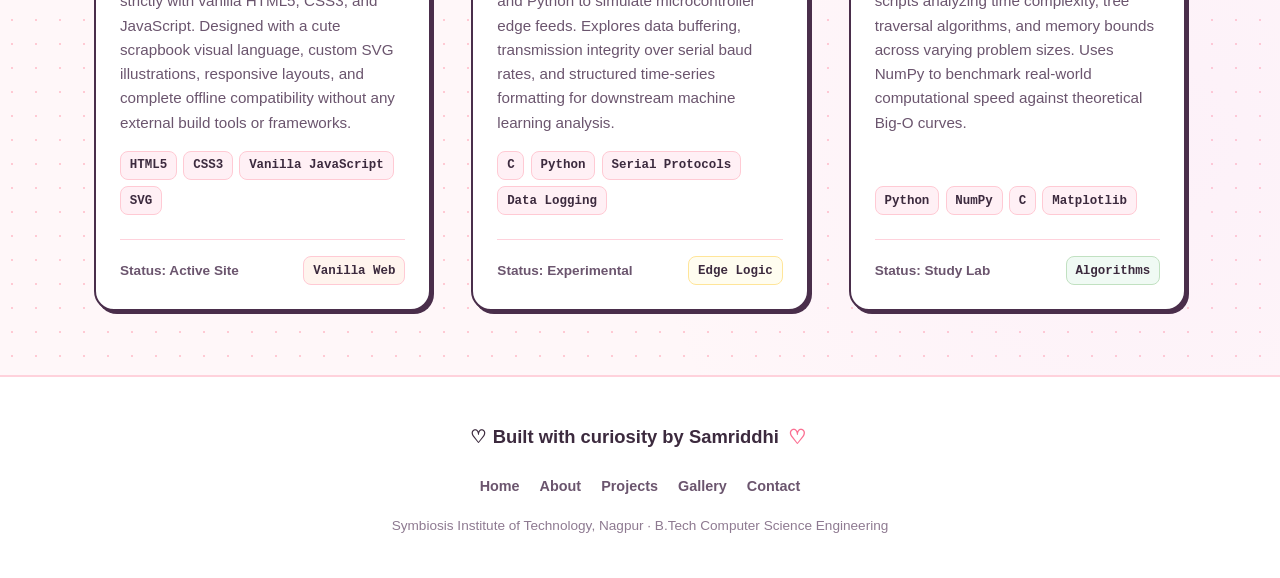
<file: projects.html>
<!DOCTYPE html>
<html lang="en">
<head>
  <meta charset="UTF-8">
  <meta name="viewport" content="width=device-width, initial-scale=1.0">
  <title>Projects ♡ Samriddhi Mishra</title>
  <meta name="description" content="Explore technical projects by Samriddhi Mishra — FRIDAY AI Assistant, NeuroTrace data research, NeerDrishti water IoT telemetry, and algorithms.">
  <link rel="icon" type="image/svg+xml" href="images/favicon.svg">
  <link rel="stylesheet" href="css/style.css">
</head>
<body>

  <!-- Sticky Header & Navigation -->
  <header class="site-header" id="top">
    <div class="container navbar">
      <a href="index.html" class="nav-logo" aria-label="Samriddhi Mishra Home">
        <span class="nav-logo-heart">♡</span> SAMRIDDHI <span class="nav-logo-heart">♡</span>
      </a>

      <!-- Mobile Hamburger Toggle -->
      <button class="nav-toggle" aria-label="Toggle navigation menu" aria-expanded="false" aria-controls="primary-nav">
        <span class="hamburger-box">
          <span class="hamburger-bar"></span>
          <span class="hamburger-bar"></span>
          <span class="hamburger-bar"></span>
        </span>
      </button>

      <!-- Navigation Menu -->
      <nav id="primary-nav" aria-label="Main Navigation">
        <ul class="nav-menu">
          <li><a href="index.html" class="nav-link">Home</a></li>
          <li><a href="about.html" class="nav-link">About</a></li>
          <li><a href="projects.html" class="nav-link active" aria-current="page">Projects</a></li>
          <li><a href="gallery.html" class="nav-link">Gallery</a></li>
          <li><a href="contact.html" class="nav-link">Contact</a></li>
        </ul>
      </nav>
    </div>
  </header>

  <main>
    <section class="projects-page-section" aria-labelledby="projects-page-heading">
      <div class="container">
        <!-- Page Header -->
        <div class="section-header">
          <div class="section-eyebrow">
            <span>✨</span> PROTOTYPES &amp; RESEARCH
          </div>
          <h1 id="projects-page-heading" class="section-title">Things I've been building ♡</h1>
          <p class="section-subtitle">
            Hands-on explorations across intelligent systems, health data research, web engineering, and physical sensors.
          </p>
        </div>

        <!-- Filter Controls -->
        <div class="filter-container" role="toolbar" aria-label="Filter projects by category">
          <button type="button" class="filter-btn active" data-filter="all">All Projects</button>
          <button type="button" class="filter-btn" data-filter="ai / ml">AI / ML</button>
          <button type="button" class="filter-btn" data-filter="intelligent systems">Intelligent Systems</button>
          <button type="button" class="filter-btn" data-filter="research">Research</button>
          <button type="button" class="filter-btn" data-filter="web">Web</button>
          <button type="button" class="filter-btn" data-filter="iot">IoT</button>
        </div>

        <!-- Projects Grid -->
        <div class="projects-grid" id="projects-list">
          
          <!-- PROJECT 1: FRIDAY -->
          <article class="project-card" data-category="intelligent systems, ai / ml">
            <div class="project-thumbnail">
              <span class="project-status status-ongoing">Ongoing</span>
              <img src="images/project-friday.svg" alt="FRIDAY AI assistant project illustration with laptop and companion robot">
            </div>
            <div class="project-content">
              <span class="project-category">Intelligent Systems · AI</span>
              <h2 class="project-title">FRIDAY</h2>
              <p class="project-description">
                A personal AI assistant project exploring memory, reasoning, intent recognition, tools, natural-language interaction and future device interaction. Designed to explore how software can understand user requests contextually and execute structured actions.
              </p>
              <div class="project-tech">
                <span class="tech-tag">Python</span>
                <span class="tech-tag">AI</span>
                <span class="tech-tag">APIs</span>
                <span class="tech-tag">Git</span>
                <span class="tech-tag">GitHub</span>
              </div>
              <div class="project-actions">
                <span style="font-size: 0.85rem; font-weight: 700; color: var(--text-muted);">Status: Active Development</span>
                <span class="tech-tag" style="background: var(--bg-mint); border-color: var(--accent-mint);">Intelligent Agent</span>
              </div>
            </div>
          </article>

          <!-- PROJECT 2: NEUROTRACE -->
          <article class="project-card" data-category="ai / ml, research">
            <div class="project-thumbnail">
              <span class="project-status status-research">Research / Dev</span>
              <img src="images/project-neurotrace.svg" alt="NeuroTrace neurological data research illustration with brain nodes and graphs">
            </div>
            <div class="project-content">
              <span class="project-category">AI / ML · Research</span>
              <h2 class="project-title">NeuroTrace</h2>
              <p class="project-description">
                An AI/ML research-oriented project exploring neurological datasets and patterns related to Parkinson’s disease and Alzheimer’s disease through data analysis, feature exploration and machine-learning experimentation. Focuses on statistical variance and signal correlation across clinical benchmark records.
              </p>
              <div class="project-disclaimer">
                <span>ℹ️</span> <em>Research exploration only. Does not diagnose diseases.</em>
              </div>
              <div class="project-tech">
                <span class="tech-tag">Python</span>
                <span class="tech-tag">NumPy</span>
                <span class="tech-tag">Pandas</span>
                <span class="tech-tag">Machine Learning</span>
                <span class="tech-tag">Google Colab</span>
              </div>
              <div class="project-actions">
                <span style="font-size: 0.85rem; font-weight: 700; color: var(--text-muted);">Status: Academic Research</span>
                <span class="tech-tag" style="background: var(--bg-lavender); border-color: var(--accent-lavender);">Data Science</span>
              </div>
            </div>
          </article>

          <!-- PROJECT 3: NEERDRISHTI -->
          <article class="project-card" data-category="ai / ml, iot, research">
            <div class="project-thumbnail">
              <span class="project-status status-research">Concept / Dev</span>
              <img src="images/project-neerdrishti.svg" alt="NeerDrishti smart water health telemetry and early warning concept illustration">
            </div>
            <div class="project-content">
              <span class="project-category">AI / ML · IoT · Research</span>
              <h2 class="project-title">NeerDrishti</h2>
              <p class="project-description">
                A smart community health monitoring and early-warning concept focused on water-related health risks using environmental and water-quality indicators such as pH, turbidity, TDS/conductivity, temperature and microbial indicators. Investigates how monsoon rainfall correlation can assist local prevention protocols.
              </p>
              <div class="project-disclaimer">
                <span>ℹ️</span> <em>Environmental indicator concept. Does not provide medical diagnosis.</em>
              </div>
              <div class="project-tech">
                <span class="tech-tag">Python</span>
                <span class="tech-tag">Flask</span>
                <span class="tech-tag">JavaScript</span>
                <span class="tech-tag">IoT</span>
                <span class="tech-tag">Data Analysis</span>
              </div>
              <div class="project-actions">
                <span style="font-size: 0.85rem; font-weight: 700; color: var(--text-muted);">Status: Conceptual Prototype</span>
                <span class="tech-tag" style="background: #EAF8F8; border-color: #A0E7E5;">IoT Telemetry</span>
              </div>
            </div>
          </article>

          <!-- PROJECT 4: PORTFOLIO DIGITAL ROOM -->
          <article class="project-card" data-category="web">
            <div class="project-thumbnail">
              <span class="project-status status-complete">Complete</span>
              <img src="images/project-webhub.svg" alt="Portfolio digital room web project illustration">
            </div>
            <div class="project-content">
              <span class="project-category">Web Development</span>
              <h2 class="project-title">Portfolio Digital Room</h2>
              <p class="project-description">
                A personal multi-page digital room created strictly with vanilla HTML5, CSS3, and JavaScript. Designed with a cute scrapbook visual language, custom SVG illustrations, responsive layouts, and complete offline compatibility without any external build tools or frameworks.
              </p>
              <div class="project-tech">
                <span class="tech-tag">HTML5</span>
                <span class="tech-tag">CSS3</span>
                <span class="tech-tag">Vanilla JavaScript</span>
                <span class="tech-tag">SVG</span>
              </div>
              <div class="project-actions">
                <span style="font-size: 0.85rem; font-weight: 700; color: var(--text-muted);">Status: Active Site</span>
                <span class="tech-tag" style="background: var(--bg-peach); border-color: var(--border-card);">Vanilla Web</span>
              </div>
            </div>
          </article>

          <!-- PROJECT 5: SENSORY NODE SIMULATOR -->
          <article class="project-card" data-category="iot, research">
            <div class="project-thumbnail">
              <span class="project-status status-ongoing">Exploration</span>
              <img src="images/project-tinyml.svg" alt="Sensory node microcontroller telemetry illustration">
            </div>
            <div class="project-content">
              <span class="project-category">IoT · Embedded Systems</span>
              <h2 class="project-title">Sensory Node Simulator</h2>
              <p class="project-description">
                A serial telemetry logger designed in C and Python to simulate microcontroller edge feeds. Explores data buffering, transmission integrity over serial baud rates, and structured time-series formatting for downstream machine learning analysis.
              </p>
              <div class="project-tech">
                <span class="tech-tag">C</span>
                <span class="tech-tag">Python</span>
                <span class="tech-tag">Serial Protocols</span>
                <span class="tech-tag">Data Logging</span>
              </div>
              <div class="project-actions">
                <span style="font-size: 0.85rem; font-weight: 700; color: var(--text-muted);">Status: Experimental</span>
                <span class="tech-tag" style="background: var(--bg-yellow); border-color: var(--accent-yellow);">Edge Logic</span>
              </div>
            </div>
          </article>

          <!-- PROJECT 6: ALGORITHMIC LAB -->
          <article class="project-card" data-category="research, ai / ml">
            <div class="project-thumbnail">
              <span class="project-status status-ongoing">Ongoing</span>
              <img src="images/project-algo.svg" alt="Algorithmic experiments tree visual illustration">
            </div>
            <div class="project-content">
              <span class="project-category">Research · Data Structures</span>
              <h2 class="project-title">Algorithmic Lab</h2>
              <p class="project-description">
                A collection of exploratory Python and C scripts analyzing time complexity, tree traversal algorithms, and memory bounds across varying problem sizes. Uses NumPy to benchmark real-world computational speed against theoretical Big-O curves.
              </p>
              <div class="project-tech">
                <span class="tech-tag">Python</span>
                <span class="tech-tag">NumPy</span>
                <span class="tech-tag">C</span>
                <span class="tech-tag">Matplotlib</span>
              </div>
              <div class="project-actions">
                <span style="font-size: 0.85rem; font-weight: 700; color: var(--text-muted);">Status: Study Lab</span>
                <span class="tech-tag" style="background: var(--bg-mint); border-color: var(--accent-mint);">Algorithms</span>
              </div>
            </div>
          </article>

        </div>
      </div>
    </section>
  </main>

  <!-- Consistent Footer -->
  <footer class="site-footer">
    <div class="container footer-content">
      <div class="footer-brand">
        <span>♡</span> Built with curiosity by Samriddhi 
        <button class="easter-egg-btn" aria-label="Easter egg button" title="Click me a few times! ♡">♡</button>
      </div>

      <nav aria-label="Footer Navigation">
        <ul class="footer-links">
          <li><a href="index.html" class="footer-link">Home</a></li>
          <li><a href="about.html" class="footer-link">About</a></li>
          <li><a href="projects.html" class="footer-link">Projects</a></li>
          <li><a href="gallery.html" class="footer-link">Gallery</a></li>
          <li><a href="contact.html" class="footer-link">Contact</a></li>
        </ul>
      </nav>

      <p class="footer-note">
        Symbiosis Institute of Technology, Nagpur · B.Tech Computer Science Engineering
      </p>
    </div>
  </footer>

  <!-- Easter Egg Secret Toast -->
  <div id="easter-egg-toast" class="secret-toast" role="alert" aria-live="polite">
    <span>✨</span> You found the tiny secret ♡ — welcome to my digital room!
  </div>

  <script src="js/script.js"></script>
</body>
</html>
</file>
<file: css/style.css>
/* ==========================================================================
   SAMRIDDHI MISHRA — PORTFOLIO STYLESHEET
   Theme: Cute Pink Cartoon Digital Room (Cute + Modern + Technical)
   Strictly HTML5 + CSS3 + Vanilla JS (100% Offline & file:// compatible)
   ========================================================================== */

/* --- 1. CSS VARIABLES & DESIGN TOKENS --- */
:root {
  /* Cute Pink Pastel Palette */
  --bg-primary: #FFF7F9;
  --bg-secondary: #FFEBF0;
  --bg-surface: #FFFFFF;
  --bg-card: #FFFFFF;
  --bg-card-alt: #FFF0F5;
  --bg-lavender: #F6EDFF;
  --bg-mint: #F0FAF4;
  --bg-peach: #FFF4EE;
  --bg-yellow: #FFFDF0;

  /* Accents */
  --accent-pink: #FF8FAB;
  --accent-rose: #FB6F92;
  --accent-rose-hover: #E85D80;
  --accent-lavender: #DDA0DD;
  --accent-lilac: #B388EB;
  --accent-peach: #FFCAD4;
  --accent-yellow: #FFE599;
  --accent-mint: #C1E1C1;
  --accent-teal: #A0E7E5;

  /* Typography Colors (High Contrast Plum / Deep Mauve) */
  --text-main: #3C2A3E;
  --text-muted: #6B556E;
  --text-light: #8E7A91;
  --text-white: #FFFFFF;
  --text-accent: #E85D80;

  /* Outlines & Borders (Cartoon Doodle Aesthetic) */
  --border-subtle: #FFD2DC;
  --border-card: #FFCAD4;
  --border-dark: #4A2E4B;
  --border-width: 2.5px;
  --border-thin: 1.5px;

  /* Shadows (Scrapbook Sticker Pop) */
  --shadow-sm: 2px 2px 0px rgba(74, 46, 75, 0.08);
  --shadow-card: 0 10px 24px rgba(251, 111, 146, 0.12), 0 2px 6px rgba(74, 46, 75, 0.06);
  --shadow-sticker: 3px 3px 0px var(--border-dark);
  --shadow-sticker-hover: 5px 5px 0px var(--border-dark);
  --shadow-soft: 0 8px 30px rgba(240, 166, 185, 0.22);
  --shadow-modal: 0 20px 50px rgba(60, 42, 62, 0.35);

  /* Spacing */
  --space-xs: 0.25rem;
  --space-sm: 0.5rem;
  --space-md: 1rem;
  --space-lg: 1.5rem;
  --space-xl: 2.5rem;
  --space-2xl: 4rem;

  /* Border Radii */
  --radius-sm: 8px;
  --radius-md: 14px;
  --radius-lg: 20px;
  --radius-xl: 28px;
  --radius-pill: 9999px;

  /* Transitions */
  --trans-fast: 0.18s cubic-bezier(0.34, 1.56, 0.64, 1);
  --trans-smooth: 0.3s cubic-bezier(0.4, 0, 0.2, 1);

  /* Fonts - System friendly rounded fonts */
  --font-body: 'Quicksand', 'Nunito', -apple-system, BlinkMacSystemFont, 'Segoe UI', Roboto, 'Comic Neue', sans-serif;
  --font-mono: 'SFMono-Regular', Consolas, 'Liberation Mono', Menlo, 'Courier New', monospace;
  --font-heading: 'Nunito', 'Quicksand', -apple-system, BlinkMacSystemFont, 'Segoe UI', sans-serif;
}

/* --- 2. BASE RESET & BOX SIZING --- */
*, *::before, *::after {
  box-sizing: border-box;
  margin: 0;
  padding: 0;
}

html {
  font-size: 16px;
  scroll-behavior: smooth;
  -webkit-text-size-adjust: 100%;
}

body {
  font-family: var(--font-body);
  color: var(--text-main);
  background-color: var(--bg-primary);
  background-image: 
    radial-gradient(circle at 10% 20%, rgba(255, 143, 171, 0.08) 0%, transparent 20%),
    radial-gradient(circle at 90% 80%, rgba(224, 170, 255, 0.08) 0%, transparent 25%),
    radial-gradient(#FFCAD4 0.75px, transparent 0.75px);
  background-size: 100% 100%, 100% 100%, 24px 24px;
  line-height: 1.65;
  min-height: 100vh;
  display: flex;
  flex-direction: column;
  overflow-x: hidden;
}

/* Accessible outline */
:focus-visible {
  outline: 3px solid var(--accent-rose);
  outline-offset: 3px;
  border-radius: var(--radius-sm);
}

img, svg {
  display: block;
  max-width: 100%;
  height: auto;
}

a {
  color: inherit;
  text-decoration: none;
}

button, input, textarea, select {
  font: inherit;
}

/* --- 3. LAYOUT & CONTAINERS --- */
.container {
  width: 100%;
  max-width: 1140px;
  margin-left: auto;
  margin-right: auto;
  padding-left: var(--space-lg);
  padding-right: var(--space-lg);
}

main {
  flex: 1 0 auto;
}

section {
  padding: var(--space-2xl) 0;
  position: relative;
}

/* --- 4. TYPOGRAPHY & HEADINGS --- */
h1, h2, h3, h4, h5, h6 {
  font-family: var(--font-heading);
  color: var(--text-main);
  font-weight: 800;
  line-height: 1.25;
}

h1 {
  font-size: clamp(2rem, 4.5vw, 3.25rem);
  letter-spacing: -0.02em;
}

h2 {
  font-size: clamp(1.6rem, 3.2vw, 2.25rem);
  letter-spacing: -0.01em;
}

h3 {
  font-size: 1.35rem;
}

p {
  color: var(--text-muted);
  font-size: 1.05rem;
}

/* Section Header Component */
.section-header {
  text-align: center;
  max-width: 680px;
  margin: 0 auto var(--space-xl);
  position: relative;
}

.section-eyebrow {
  display: inline-flex;
  align-items: center;
  gap: 0.5rem;
  background: var(--bg-surface);
  color: var(--accent-rose);
  border: var(--border-thin) solid var(--border-card);
  padding: 0.3rem 0.9rem;
  border-radius: var(--radius-pill);
  font-size: 0.85rem;
  font-weight: 700;
  text-transform: uppercase;
  letter-spacing: 0.06em;
  margin-bottom: var(--space-sm);
  box-shadow: 2px 2px 0px rgba(74, 46, 75, 0.06);
}

.section-title {
  color: var(--text-main);
  margin-bottom: var(--space-sm);
}

.section-subtitle {
  font-size: 1.05rem;
  color: var(--text-muted);
}

/* --- 5. STICKY NAVBAR --- */
.site-header {
  position: sticky;
  top: 0;
  z-index: 1000;
  background: rgba(255, 247, 249, 0.92);
  backdrop-filter: blur(12px);
  -webkit-backdrop-filter: blur(12px);
  border-bottom: var(--border-thin) solid var(--border-subtle);
  transition: all var(--trans-smooth);
}

.site-header.scrolled {
  box-shadow: 0 4px 20px rgba(251, 111, 146, 0.15);
  background: rgba(255, 255, 255, 0.96);
}

.navbar {
  display: flex;
  align-items: center;
  justify-content: space-between;
  height: 72px;
}

/* Logo */
.nav-logo {
  display: flex;
  align-items: center;
  gap: 0.5rem;
  font-family: var(--font-heading);
  font-size: 1.25rem;
  font-weight: 900;
  color: var(--text-main);
  background: var(--bg-surface);
  padding: 0.4rem 1rem;
  border-radius: var(--radius-pill);
  border: var(--border-width) solid var(--border-dark);
  box-shadow: var(--shadow-sticker);
  transition: transform var(--trans-fast), box-shadow var(--trans-fast);
}

.nav-logo:hover {
  transform: translateY(-2px) rotate(-1deg);
  box-shadow: var(--shadow-sticker-hover);
}

.nav-logo-heart {
  color: var(--accent-rose);
  animation: pulseHeart 1.8s ease-in-out infinite alternate;
}

/* Navigation Links */
.nav-menu {
  display: flex;
  align-items: center;
  list-style: none;
  gap: 0.5rem;
}

.nav-link {
  display: inline-block;
  padding: 0.5rem 1rem;
  font-weight: 700;
  font-size: 0.95rem;
  color: var(--text-main);
  border-radius: var(--radius-pill);
  border: var(--border-thin) solid transparent;
  transition: all var(--trans-fast);
  position: relative;
}

.nav-link:hover {
  color: var(--accent-rose);
  background-color: var(--bg-secondary);
  border-color: var(--border-card);
  transform: translateY(-2px);
}

.nav-link.active {
  color: var(--text-white);
  background-color: var(--accent-rose);
  border-color: var(--border-dark);
  box-shadow: 2px 2px 0px var(--border-dark);
}

/* Mobile Hamburger Button */
.nav-toggle {
  display: none;
  background: var(--bg-surface);
  border: var(--border-width) solid var(--border-dark);
  border-radius: var(--radius-md);
  box-shadow: var(--shadow-sticker);
  padding: 0.6rem;
  cursor: pointer;
  align-items: center;
  justify-content: center;
  width: 44px;
  height: 44px;
  transition: transform var(--trans-fast);
}

.nav-toggle:hover {
  transform: scale(1.05);
}

.hamburger-box {
  display: flex;
  flex-direction: column;
  justify-content: space-between;
  width: 22px;
  height: 16px;
  position: relative;
}

.hamburger-bar {
  display: block;
  height: 2.5px;
  width: 100%;
  background-color: var(--border-dark);
  border-radius: 4px;
  transition: all 0.25s ease-in-out;
}

/* Mobile Active Animation */
.nav-toggle[aria-expanded="true"] .hamburger-bar:nth-child(1) {
  transform: translateY(6.75px) rotate(45deg);
}
.nav-toggle[aria-expanded="true"] .hamburger-bar:nth-child(2) {
  opacity: 0;
}
.nav-toggle[aria-expanded="true"] .hamburger-bar:nth-child(3) {
  transform: translateY(-6.75px) rotate(-45deg);
}

/* --- 6. CUTE BUTTONS --- */
.btn {
  display: inline-flex;
  align-items: center;
  justify-content: center;
  gap: 0.5rem;
  padding: 0.75rem 1.4rem;
  font-family: var(--font-heading);
  font-weight: 800;
  font-size: 0.95rem;
  border-radius: var(--radius-pill);
  border: var(--border-width) solid var(--border-dark);
  cursor: pointer;
  text-decoration: none;
  box-shadow: var(--shadow-sticker);
  transition: all var(--trans-fast);
  white-space: nowrap;
}

.btn:hover {
  transform: translate(-2px, -2px);
  box-shadow: var(--shadow-sticker-hover);
}

.btn:active {
  transform: translate(1px, 1px);
  box-shadow: 1px 1px 0px var(--border-dark);
}

.btn-primary {
  background-color: var(--accent-rose);
  color: var(--text-white);
}

.btn-primary:hover {
  background-color: var(--accent-rose-hover);
}

.btn-secondary {
  background-color: var(--bg-surface);
  color: var(--text-main);
}

.btn-secondary:hover {
  background-color: var(--bg-secondary);
}

.btn-sm {
  padding: 0.4rem 0.9rem;
  font-size: 0.85rem;
  border-width: 2px;
}

/* --- 7. HOME HERO SECTION --- */
.hero {
  padding: var(--space-xl) 0 var(--space-2xl);
  overflow: hidden;
}

.hero-grid {
  display: grid;
  grid-template-columns: 1.15fr 1fr;
  align-items: center;
  gap: var(--space-2xl);
}

.hero-content {
  position: relative;
  z-index: 2;
}

.hero-eyebrow {
  display: inline-flex;
  align-items: center;
  gap: 0.4rem;
  background: #FFF275;
  color: var(--border-dark);
  border: var(--border-width) solid var(--border-dark);
  padding: 0.35rem 0.85rem;
  border-radius: var(--radius-pill);
  font-size: 0.85rem;
  font-weight: 900;
  letter-spacing: 0.04em;
  margin-bottom: var(--space-md);
  box-shadow: 2px 2px 0px var(--border-dark);
  transform: rotate(-2deg);
}

.hero-title {
  margin-bottom: var(--space-md);
  color: var(--text-main);
  position: relative;
}

.hero-title span.highlight {
  position: relative;
  display: inline-block;
  color: var(--accent-rose);
}

.hero-title span.highlight::after {
  content: "";
  position: absolute;
  bottom: 4px;
  left: 0;
  width: 100%;
  height: 8px;
  background-color: var(--accent-peach);
  z-index: -1;
  border-radius: 4px;
}

.hero-description {
  font-size: 1.15rem;
  color: var(--text-muted);
  line-height: 1.7;
  margin-bottom: var(--space-xl);
  max-width: 520px;
}

.hero-actions {
  display: flex;
  flex-wrap: wrap;
  gap: var(--space-md);
  align-items: center;
}

/* College Chip */
.college-chip {
  display: inline-flex;
  align-items: center;
  gap: 0.4rem;
  margin-top: var(--space-lg);
  font-size: 0.85rem;
  font-weight: 700;
  color: var(--text-muted);
  background: var(--bg-card);
  padding: 0.4rem 0.85rem;
  border-radius: var(--radius-sm);
  border: var(--border-thin) solid var(--border-card);
}

/* Hero Illustration Container */
.hero-visual {
  position: relative;
  display: flex;
  align-items: center;
  justify-content: center;
}

.hero-art-wrapper {
  position: relative;
  width: 100%;
  max-width: 540px;
  border-radius: var(--radius-xl);
  transition: transform var(--trans-smooth);
}

.hero-art-wrapper:hover {
  transform: translateY(-4px) rotate(0.5deg);
}

/* Floating decorative elements around hero */
.floating-sticker {
  position: absolute;
  z-index: 3;
  pointer-events: none;
}

.sticker-star-1 {
  top: 5%;
  left: -4%;
  font-size: 1.8rem;
  animation: floatStar 3s ease-in-out infinite alternate;
}

.sticker-heart-1 {
  bottom: 8%;
  left: -6%;
  font-size: 2rem;
  animation: floatStar 3.5s ease-in-out infinite alternate-reverse;
}

.sticker-cloud-1 {
  top: -6%;
  right: 5%;
  font-size: 2.2rem;
  animation: driftRight 4s ease-in-out infinite alternate;
}

/* --- 8. SCRAPBOOK CARDS & COMPONENTS --- */
.card {
  background-color: var(--bg-card);
  border: var(--border-width) solid var(--border-dark);
  border-radius: var(--radius-lg);
  box-shadow: var(--shadow-sticker);
  padding: var(--space-lg);
  position: relative;
  transition: all var(--trans-fast);
}

.card:hover {
  transform: translateY(-4px);
  box-shadow: var(--shadow-sticker-hover);
}

/* Washi Tape Accent on Cards */
.washi-tape {
  position: absolute;
  top: -12px;
  left: 50%;
  transform: translateX(-50%);
  width: 90px;
  height: 22px;
  background-color: rgba(255, 143, 171, 0.75);
  border: 1px dashed rgba(74, 46, 75, 0.35);
  box-shadow: 0 2px 4px rgba(0,0,0,0.05);
  z-index: 2;
}

.washi-tape.tape-left {
  left: 20px;
  transform: rotate(-6deg);
  background-color: rgba(224, 170, 255, 0.75);
}

.washi-tape.tape-right {
  left: auto;
  right: 20px;
  transform: rotate(5deg);
  background-color: rgba(255, 229, 153, 0.75);
}

/* Scrapbook tilt classes */
.tilt-left {
  transform: rotate(-1.5deg);
}
.tilt-right {
  transform: rotate(1.5deg);
}

/* --- CUTE POLAROID PHOTO FRAME COMPONENT --- */
.cute-polaroid-frame {
  background: var(--bg-surface);
  border: var(--border-width) solid var(--border-dark);
  border-radius: var(--radius-lg);
  box-shadow: var(--shadow-sticker);
  padding: 1rem 1rem 1.25rem 1rem;
  position: relative;
  display: flex;
  flex-direction: column;
  align-items: center;
  text-align: center;
  transition: transform var(--trans-fast), box-shadow var(--trans-fast);
  width: 100%;
  max-width: 310px;
  margin: 0 auto;
}

.cute-polaroid-frame:hover {
  transform: translateY(-5px) rotate(1deg);
  box-shadow: var(--shadow-sticker-hover);
}

.polaroid-img-wrap {
  position: relative;
  width: 100%;
  aspect-ratio: 1 / 1;
  border-radius: var(--radius-md);
  overflow: hidden;
  border: var(--border-width) solid var(--border-dark);
  background: var(--bg-secondary);
  box-shadow: inset 0 2px 6px rgba(74, 46, 75, 0.08);
}

.polaroid-img-wrap img {
  width: 100%;
  height: 100%;
  object-fit: cover;
  object-position: top center;
  transition: transform var(--trans-smooth);
}

.cute-polaroid-frame:hover .polaroid-img-wrap img {
  transform: scale(1.04);
}

.polaroid-caption {
  margin-top: 0.85rem;
  font-family: var(--font-heading);
  font-weight: 900;
  font-size: 1.2rem;
  color: var(--text-main);
  display: flex;
  align-items: center;
  justify-content: center;
  gap: 0.35rem;
}

.polaroid-sub {
  font-size: 0.82rem;
  font-weight: 700;
  color: var(--accent-rose);
  font-family: var(--font-mono);
  letter-spacing: 0.02em;
  margin-top: 0.15rem;
}

/* Corner stickers on polaroid */
.polaroid-sticker-tl {
  position: absolute;
  top: -12px;
  left: -10px;
  font-size: 1.4rem;
  z-index: 3;
  pointer-events: none;
  filter: drop-shadow(1px 2px 0px rgba(74, 46, 75, 0.2));
}

.polaroid-sticker-br {
  position: absolute;
  bottom: -10px;
  right: -10px;
  font-size: 1.4rem;
  z-index: 3;
  pointer-events: none;
  filter: drop-shadow(1px 2px 0px rgba(74, 46, 75, 0.2));
}

/* 2-Column Intro Section Grid */
.intro-card-grid {
  display: grid;
  grid-template-columns: 280px 1fr;
  align-items: center;
  gap: var(--space-2xl);
}

.info-avatar {
  width: 50px;
  height: 50px;
  border-radius: 50%;
  overflow: hidden;
  border: var(--border-width) solid var(--border-dark);
  box-shadow: 2px 2px 0px var(--border-dark);
  flex-shrink: 0;
  background: var(--bg-secondary);
}

.info-avatar img {
  width: 100%;
  height: 100%;
  object-fit: cover;
  object-position: top center;
}

/* --- 9. SKILLS SECTION --- */
.skills-grid {
  display: grid;
  grid-template-columns: repeat(auto-fit, minmax(130px, 1fr));
  gap: var(--space-md);
}

.skill-card {
  display: flex;
  flex-direction: column;
  align-items: center;
  justify-content: center;
  text-align: center;
  padding: 1.25rem 0.75rem;
  background: var(--bg-card);
  border: var(--border-width) solid var(--border-dark);
  border-radius: var(--radius-md);
  box-shadow: 2px 2px 0px var(--border-dark);
  transition: all var(--trans-fast);
  cursor: default;
}

.skill-card:hover {
  transform: translateY(-3px) scale(1.03);
  box-shadow: var(--shadow-sticker-hover);
  background: var(--bg-card-alt);
}

.skill-icon-bubble {
  width: 50px;
  height: 50px;
  border-radius: 50%;
  background: var(--bg-secondary);
  border: var(--border-thin) solid var(--border-dark);
  display: flex;
  align-items: center;
  justify-content: center;
  font-size: 1.5rem;
  margin-bottom: 0.6rem;
  transition: transform var(--trans-fast);
}

.skill-card:hover .skill-icon-bubble {
  transform: rotate(8deg);
}

.skill-name {
  font-weight: 800;
  font-size: 0.95rem;
  color: var(--text-main);
  margin-bottom: 0.2rem;
}

.skill-tag {
  font-size: 0.75rem;
  font-weight: 700;
  color: var(--accent-rose);
  font-family: var(--font-mono);
}

/* --- 10. PROJECT CARDS (Featured & Projects Page) --- */
.projects-grid {
  display: grid;
  grid-template-columns: repeat(auto-fit, minmax(320px, 1fr));
  gap: var(--space-xl);
}

.project-card {
  background: var(--bg-surface);
  border: var(--border-width) solid var(--border-dark);
  border-radius: var(--radius-lg);
  box-shadow: var(--shadow-sticker);
  display: flex;
  flex-direction: column;
  overflow: hidden;
  position: relative;
  transition: all var(--trans-fast);
}

.project-card:hover {
  transform: translateY(-5px);
  box-shadow: var(--shadow-sticker-hover);
}

.project-thumbnail {
  width: 100%;
  height: 200px;
  overflow: hidden;
  background: var(--bg-secondary);
  border-bottom: var(--border-width) solid var(--border-dark);
  position: relative;
}

.project-thumbnail img {
  width: 100%;
  height: 100%;
  object-fit: cover;
  transition: transform var(--trans-smooth);
}

.project-card:hover .project-thumbnail img {
  transform: scale(1.03);
}

/* Status sticker on card */
.project-status {
  position: absolute;
  top: 12px;
  right: 12px;
  font-size: 0.75rem;
  font-weight: 800;
  padding: 0.25rem 0.65rem;
  border-radius: var(--radius-pill);
  border: var(--border-thin) solid var(--border-dark);
  box-shadow: 2px 2px 0px var(--border-dark);
  z-index: 2;
  text-transform: uppercase;
  letter-spacing: 0.04em;
}

.status-ongoing {
  background: #FFE599;
  color: #594200;
}

.status-research {
  background: #E0AAFF;
  color: #3C1E55;
}

.status-complete {
  background: #C1E1C1;
  color: #1E4620;
}

.project-content {
  padding: var(--space-lg);
  display: flex;
  flex-direction: column;
  flex-grow: 1;
}

.project-category {
  display: inline-block;
  font-family: var(--font-mono);
  font-size: 0.8rem;
  font-weight: 700;
  color: var(--accent-rose);
  margin-bottom: 0.35rem;
  text-transform: uppercase;
}

.project-title {
  font-size: 1.45rem;
  font-weight: 900;
  margin-bottom: var(--space-sm);
  color: var(--text-main);
}

.project-description {
  font-size: 0.95rem;
  color: var(--text-muted);
  line-height: 1.6;
  margin-bottom: var(--space-md);
  flex-grow: 1;
}

/* Research / Medical disclaimer note */
.project-disclaimer {
  display: flex;
  align-items: flex-start;
  gap: 0.4rem;
  font-size: 0.8rem;
  color: #7A5C2E;
  background: #FFFDF0;
  border: 1px dashed #E0C773;
  padding: 0.45rem 0.65rem;
  border-radius: var(--radius-sm);
  margin-bottom: var(--space-md);
}

.project-tech {
  display: flex;
  flex-wrap: wrap;
  gap: 0.4rem;
  margin-bottom: var(--space-lg);
}

.tech-tag {
  font-size: 0.78rem;
  font-weight: 700;
  font-family: var(--font-mono);
  background: var(--bg-card-alt);
  color: var(--text-main);
  border: 1px solid var(--border-card);
  padding: 0.2rem 0.55rem;
  border-radius: var(--radius-sm);
}

.project-actions {
  display: flex;
  align-items: center;
  justify-content: space-between;
  border-top: var(--border-thin) solid var(--border-subtle);
  padding-top: var(--space-md);
  margin-top: auto;
}

/* --- 11. FILTER BUTTONS (Projects Page) --- */
.filter-container {
  display: flex;
  flex-wrap: wrap;
  justify-content: center;
  gap: 0.6rem;
  margin-bottom: var(--space-2xl);
}

.filter-btn {
  background: var(--bg-surface);
  color: var(--text-main);
  border: var(--border-width) solid var(--border-dark);
  padding: 0.5rem 1.1rem;
  border-radius: var(--radius-pill);
  font-weight: 800;
  font-size: 0.9rem;
  cursor: pointer;
  box-shadow: 2px 2px 0px var(--border-dark);
  transition: all var(--trans-fast);
}

.filter-btn:hover {
  transform: translateY(-2px);
  background: var(--bg-secondary);
}

.filter-btn.active {
  background: var(--accent-rose);
  color: var(--text-white);
  box-shadow: 3px 3px 0px var(--border-dark);
}

/* Animated filter transition */
.project-card.is-hidden {
  display: none !important;
}

.project-card.fade-in {
  animation: cardFadeIn 0.35s cubic-bezier(0.34, 1.56, 0.64, 1) forwards;
}

@keyframes cardFadeIn {
  from {
    opacity: 0;
    transform: scale(0.96) translateY(10px);
  }
  to {
    opacity: 1;
    transform: scale(1) translateY(0);
  }
}

/* --- 12. ABOUT PAGE STYLES --- */
.about-hero-grid {
  display: grid;
  grid-template-columns: 1fr 1fr;
  align-items: center;
  gap: var(--space-2xl);
  margin-bottom: var(--space-2xl);
}

.about-avatar-card {
  background: var(--bg-surface);
  border: var(--border-width) solid var(--border-dark);
  border-radius: var(--radius-xl);
  box-shadow: var(--shadow-sticker);
  padding: var(--space-lg);
  text-align: center;
  position: relative;
}

.about-badge-strip {
  display: flex;
  flex-wrap: wrap;
  gap: 0.5rem;
  margin-top: var(--space-md);
  justify-content: center;
}

.interests-grid {
  display: grid;
  grid-template-columns: repeat(auto-fit, minmax(280px, 1fr));
  gap: var(--space-lg);
}

.interest-card {
  background: var(--bg-surface);
  border: var(--border-width) solid var(--border-dark);
  border-radius: var(--radius-md);
  padding: var(--space-lg);
  box-shadow: var(--shadow-sticker);
  transition: all var(--trans-fast);
  position: relative;
}

.interest-card:hover {
  transform: translateY(-4px) rotate(1deg);
  box-shadow: var(--shadow-sticker-hover);
}

.interest-icon {
  font-size: 2rem;
  margin-bottom: 0.5rem;
}

.interest-title {
  font-size: 1.2rem;
  margin-bottom: 0.4rem;
  color: var(--text-main);
}

/* Philosophy scrapbook note */
.scrapbook-note {
  background: #FFFDF0;
  border: var(--border-width) solid var(--border-dark);
  border-radius: var(--radius-lg);
  padding: var(--space-xl);
  box-shadow: var(--shadow-sticker);
  position: relative;
  margin: var(--space-2xl) auto 0;
  max-width: 820px;
}

/* --- 13. GALLERY PAGE & MODAL --- */
.gallery-grid {
  display: grid;
  grid-template-columns: repeat(auto-fill, minmax(220px, 1fr));
  gap: var(--space-lg);
}

.gallery-item {
  background: var(--bg-surface);
  border: var(--border-width) solid var(--border-dark);
  border-radius: var(--radius-md);
  box-shadow: var(--shadow-sticker);
  overflow: hidden;
  cursor: pointer;
  transition: transform var(--trans-fast), box-shadow var(--trans-fast);
  display: flex;
  flex-direction: column;
  position: relative;
}

.gallery-item:hover {
  transform: translateY(-4px) scale(1.03);
  box-shadow: var(--shadow-sticker-hover);
}

.gallery-thumbnail {
  width: 100%;
  aspect-ratio: 4 / 3;
  overflow: hidden;
  background: var(--bg-secondary);
  border-bottom: var(--border-thin) solid var(--border-dark);
}

.gallery-thumbnail img {
  width: 100%;
  height: 100%;
  object-fit: cover;
  transition: transform var(--trans-smooth);
}

.gallery-item:hover .gallery-thumbnail img {
  transform: scale(1.04);
}

.gallery-info {
  padding: 0.75rem 0.9rem;
  background: var(--bg-surface);
}

.gallery-caption {
  font-weight: 800;
  font-size: 0.95rem;
  color: var(--text-main);
  margin-bottom: 0.2rem;
}

.gallery-subtext {
  font-size: 0.78rem;
  color: var(--text-light);
  font-family: var(--font-mono);
}

/* Gallery Modal */
.modal-backdrop {
  position: fixed;
  top: 0;
  left: 0;
  width: 100%;
  height: 100%;
  background: rgba(60, 42, 62, 0.7);
  backdrop-filter: blur(8px);
  -webkit-backdrop-filter: blur(8px);
  display: flex;
  align-items: center;
  justify-content: center;
  padding: var(--space-lg);
  z-index: 2000;
  opacity: 0;
  visibility: hidden;
  transition: all var(--trans-smooth);
}

.modal-backdrop.is-open {
  opacity: 1;
  visibility: visible;
}

.modal-card {
  background: var(--bg-surface);
  border: var(--border-width) solid var(--border-dark);
  border-radius: var(--radius-xl);
  box-shadow: var(--shadow-modal);
  width: 100%;
  max-width: 620px;
  max-height: 90vh;
  overflow-y: auto;
  position: relative;
  transform: scale(0.9) translateY(20px);
  transition: transform var(--trans-fast);
}

.modal-backdrop.is-open .modal-card {
  transform: scale(1) translateY(0);
}

.modal-close-btn {
  position: absolute;
  top: 14px;
  right: 14px;
  width: 36px;
  height: 36px;
  border-radius: 50%;
  background: var(--bg-surface);
  border: var(--border-width) solid var(--border-dark);
  color: var(--text-main);
  font-size: 1.25rem;
  font-weight: 900;
  display: flex;
  align-items: center;
  justify-content: center;
  cursor: pointer;
  box-shadow: 2px 2px 0px var(--border-dark);
  transition: all var(--trans-fast);
  z-index: 10;
}

.modal-close-btn:hover {
  transform: scale(1.1) rotate(90deg);
  background: var(--accent-rose);
  color: var(--text-white);
}

.modal-body {
  padding: var(--space-xl);
}

.modal-image-wrap {
  width: 100%;
  max-height: 340px;
  border-radius: var(--radius-md);
  border: var(--border-thin) solid var(--border-card);
  overflow: hidden;
  margin-bottom: var(--space-md);
  background: var(--bg-secondary);
}

.modal-image-wrap img {
  width: 100%;
  height: 100%;
  object-fit: contain;
}

.modal-title {
  font-size: 1.5rem;
  margin-bottom: 0.4rem;
}

.modal-desc {
  font-size: 1rem;
  color: var(--text-muted);
  line-height: 1.6;
  margin-bottom: var(--space-md);
}

/* --- 14. CONTACT PAGE --- */
.contact-grid {
  display: grid;
  grid-template-columns: 1.2fr 0.8fr;
  gap: var(--space-2xl);
  align-items: flex-start;
}

.form-group {
  margin-bottom: var(--space-lg);
  position: relative;
}

.form-label {
  display: flex;
  align-items: center;
  gap: 0.3rem;
  font-weight: 800;
  font-size: 0.9rem;
  margin-bottom: 0.35rem;
  color: var(--text-main);
}

.form-input, .form-textarea {
  width: 100%;
  padding: 0.75rem 1rem;
  background: var(--bg-surface);
  border: var(--border-width) solid var(--border-dark);
  border-radius: var(--radius-md);
  color: var(--text-main);
  font-family: var(--font-body);
  font-size: 1rem;
  box-shadow: 2px 2px 0px rgba(74, 46, 75, 0.08);
  transition: all var(--trans-fast);
}

.form-input:focus, .form-textarea:focus {
  border-color: var(--accent-rose);
  box-shadow: var(--shadow-sticker);
  background: var(--bg-card-alt);
}

.form-textarea {
  min-height: 140px;
  resize: vertical;
}

.form-error {
  color: #C9184A;
  font-size: 0.82rem;
  font-weight: 700;
  margin-top: 0.3rem;
  display: none;
}

.form-group.has-error .form-input,
.form-group.has-error .form-textarea {
  border-color: #C9184A;
  background-color: #FFF0F3;
}

.form-group.has-error .form-error {
  display: block;
}

/* Form success banner */
.form-success-banner {
  display: none;
  background: #D8F3DC;
  border: var(--border-width) solid #2D6A4F;
  border-radius: var(--radius-lg);
  padding: var(--space-xl);
  text-align: center;
  box-shadow: var(--shadow-sticker);
  animation: cardFadeIn 0.4s ease-out;
}

.form-success-banner.is-visible {
  display: block;
}

.contact-card-info {
  background: var(--bg-surface);
  border: var(--border-width) solid var(--border-dark);
  border-radius: var(--radius-lg);
  padding: var(--space-xl);
  box-shadow: var(--shadow-sticker);
  position: relative;
}

.info-item {
  display: flex;
  align-items: flex-start;
  gap: 0.75rem;
  margin-bottom: var(--space-lg);
}

.info-icon {
  font-size: 1.4rem;
  background: var(--bg-secondary);
  border: var(--border-thin) solid var(--border-dark);
  border-radius: 50%;
  width: 44px;
  height: 44px;
  display: flex;
  align-items: center;
  justify-content: center;
  flex-shrink: 0;
}

.info-title {
  font-weight: 800;
  font-size: 0.95rem;
  color: var(--text-main);
}

.info-text {
  font-size: 0.9rem;
  color: var(--text-muted);
}

/* --- 15. EASTER EGG COMPONENT --- */
.easter-egg-btn {
  background: none;
  border: none;
  cursor: pointer;
  font-size: 1.25rem;
  color: var(--accent-rose);
  display: inline-flex;
  align-items: center;
  justify-content: center;
  transition: transform var(--trans-fast);
  padding: 0.2rem;
}

.easter-egg-btn:hover {
  transform: scale(1.3) rotate(12deg);
}

.secret-toast {
  position: fixed;
  bottom: 24px;
  right: 24px;
  background: #FFF275;
  color: var(--border-dark);
  border: var(--border-width) solid var(--border-dark);
  padding: 0.9rem 1.4rem;
  border-radius: var(--radius-lg);
  box-shadow: 4px 4px 0px var(--border-dark);
  font-weight: 800;
  font-size: 0.95rem;
  z-index: 3000;
  transform: translateY(120%);
  opacity: 0;
  transition: all 0.4s cubic-bezier(0.34, 1.56, 0.64, 1);
  display: flex;
  align-items: center;
  gap: 0.6rem;
}

.secret-toast.is-active {
  transform: translateY(0);
  opacity: 1;
}

/* --- 16. FOOTER --- */
.site-footer {
  margin-top: auto;
  background: var(--bg-surface);
  border-top: var(--border-width) solid var(--border-subtle);
  padding: var(--space-xl) 0;
  position: relative;
  z-index: 10;
}

.footer-content {
  display: flex;
  flex-direction: column;
  align-items: center;
  text-align: center;
  gap: var(--space-md);
}

.footer-brand {
  font-family: var(--font-heading);
  font-weight: 900;
  font-size: 1.15rem;
  color: var(--text-main);
  display: flex;
  align-items: center;
  gap: 0.4rem;
}

.footer-links {
  display: flex;
  flex-wrap: wrap;
  justify-content: center;
  gap: 1.25rem;
  list-style: none;
}

.footer-link {
  font-weight: 700;
  font-size: 0.9rem;
  color: var(--text-muted);
  transition: color var(--trans-fast);
}

.footer-link:hover {
  color: var(--accent-rose);
}

.footer-note {
  font-size: 0.85rem;
  color: var(--text-light);
}

/* --- 17. ANIMATIONS --- */
@keyframes floatStar {
  0% { transform: translateY(0px) rotate(0deg); }
  100% { transform: translateY(-8px) rotate(8deg); }
}

@keyframes driftRight {
  0% { transform: translateX(0px); }
  100% { transform: translateX(10px); }
}

@keyframes pulseHeart {
  0% { transform: scale(1); }
  100% { transform: scale(1.2); }
}

/* Prefers Reduced Motion */
@media (prefers-reduced-motion: reduce) {
  *, *::before, *::after {
    animation-duration: 0.01ms !important;
    animation-iteration-count: 1 !important;
    transition-duration: 0.01ms !important;
    scroll-behavior: auto !important;
  }
}

/* --- 18. RESPONSIVE DESIGN BREAKPOINTS --- */

/* Tablet (641px - 900px) */
@media (max-width: 900px) {
  .hero-grid {
    grid-template-columns: 1fr;
    text-align: center;
    gap: var(--space-xl);
  }

  .hero-content {
    order: 1;
    display: flex;
    flex-direction: column;
    align-items: center;
  }

  .hero-visual {
    order: 2;
  }

  .hero-description {
    max-width: 600px;
  }

  .about-hero-grid {
    grid-template-columns: 1fr;
  }

  .intro-card-grid {
    grid-template-columns: 1fr;
    text-align: center;
  }

  .contact-grid {
    grid-template-columns: 1fr;
  }
}

/* Mobile (<= 640px) */
@media (max-width: 640px) {
  :root {
    --space-xl: 1.75rem;
    --space-2xl: 2.75rem;
  }

  .nav-toggle {
    display: flex;
  }

  .nav-menu {
    position: fixed;
    top: 72px;
    left: 0;
    width: 100%;
    background: rgba(255, 255, 255, 0.98);
    backdrop-filter: blur(14px);
    -webkit-backdrop-filter: blur(14px);
    flex-direction: column;
    padding: var(--space-lg);
    gap: 0.75rem;
    border-bottom: var(--border-width) solid var(--border-dark);
    box-shadow: 0 10px 30px rgba(74, 46, 75, 0.15);
    transform: translateY(-150%);
    opacity: 0;
    visibility: hidden;
    transition: all var(--trans-smooth);
    z-index: 999;
  }

  .nav-menu.is-active {
    transform: translateY(0);
    opacity: 1;
    visibility: visible;
  }

  .nav-link {
    width: 100%;
    text-align: center;
    padding: 0.8rem 1rem;
    font-size: 1.05rem;
  }

  .hero-actions {
    flex-direction: column;
    width: 100%;
  }

  .hero-actions .btn {
    width: 100%;
  }

  .projects-grid {
    grid-template-columns: 1fr;
  }

  .gallery-grid {
    grid-template-columns: repeat(auto-fill, minmax(160px, 1fr));
    gap: var(--space-md);
  }

  .modal-body {
    padding: var(--space-lg);
  }
}
</file>
